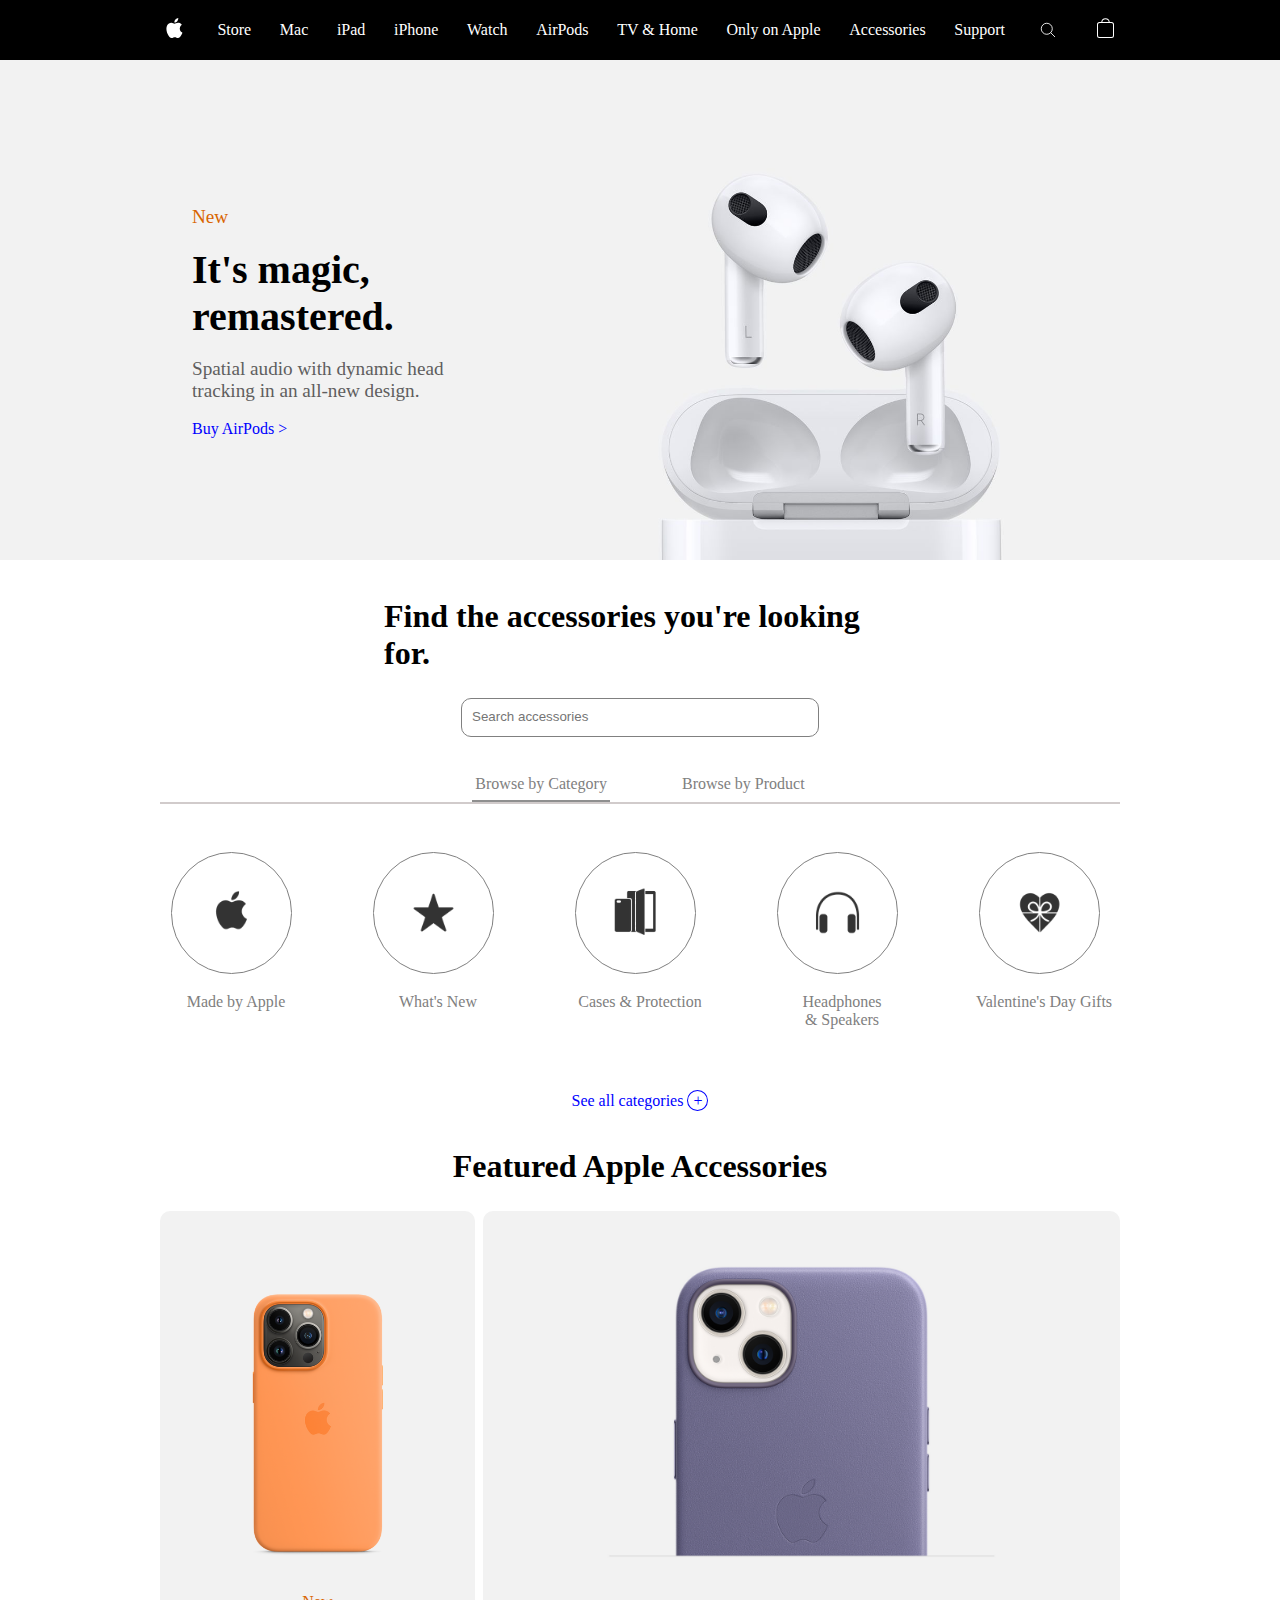
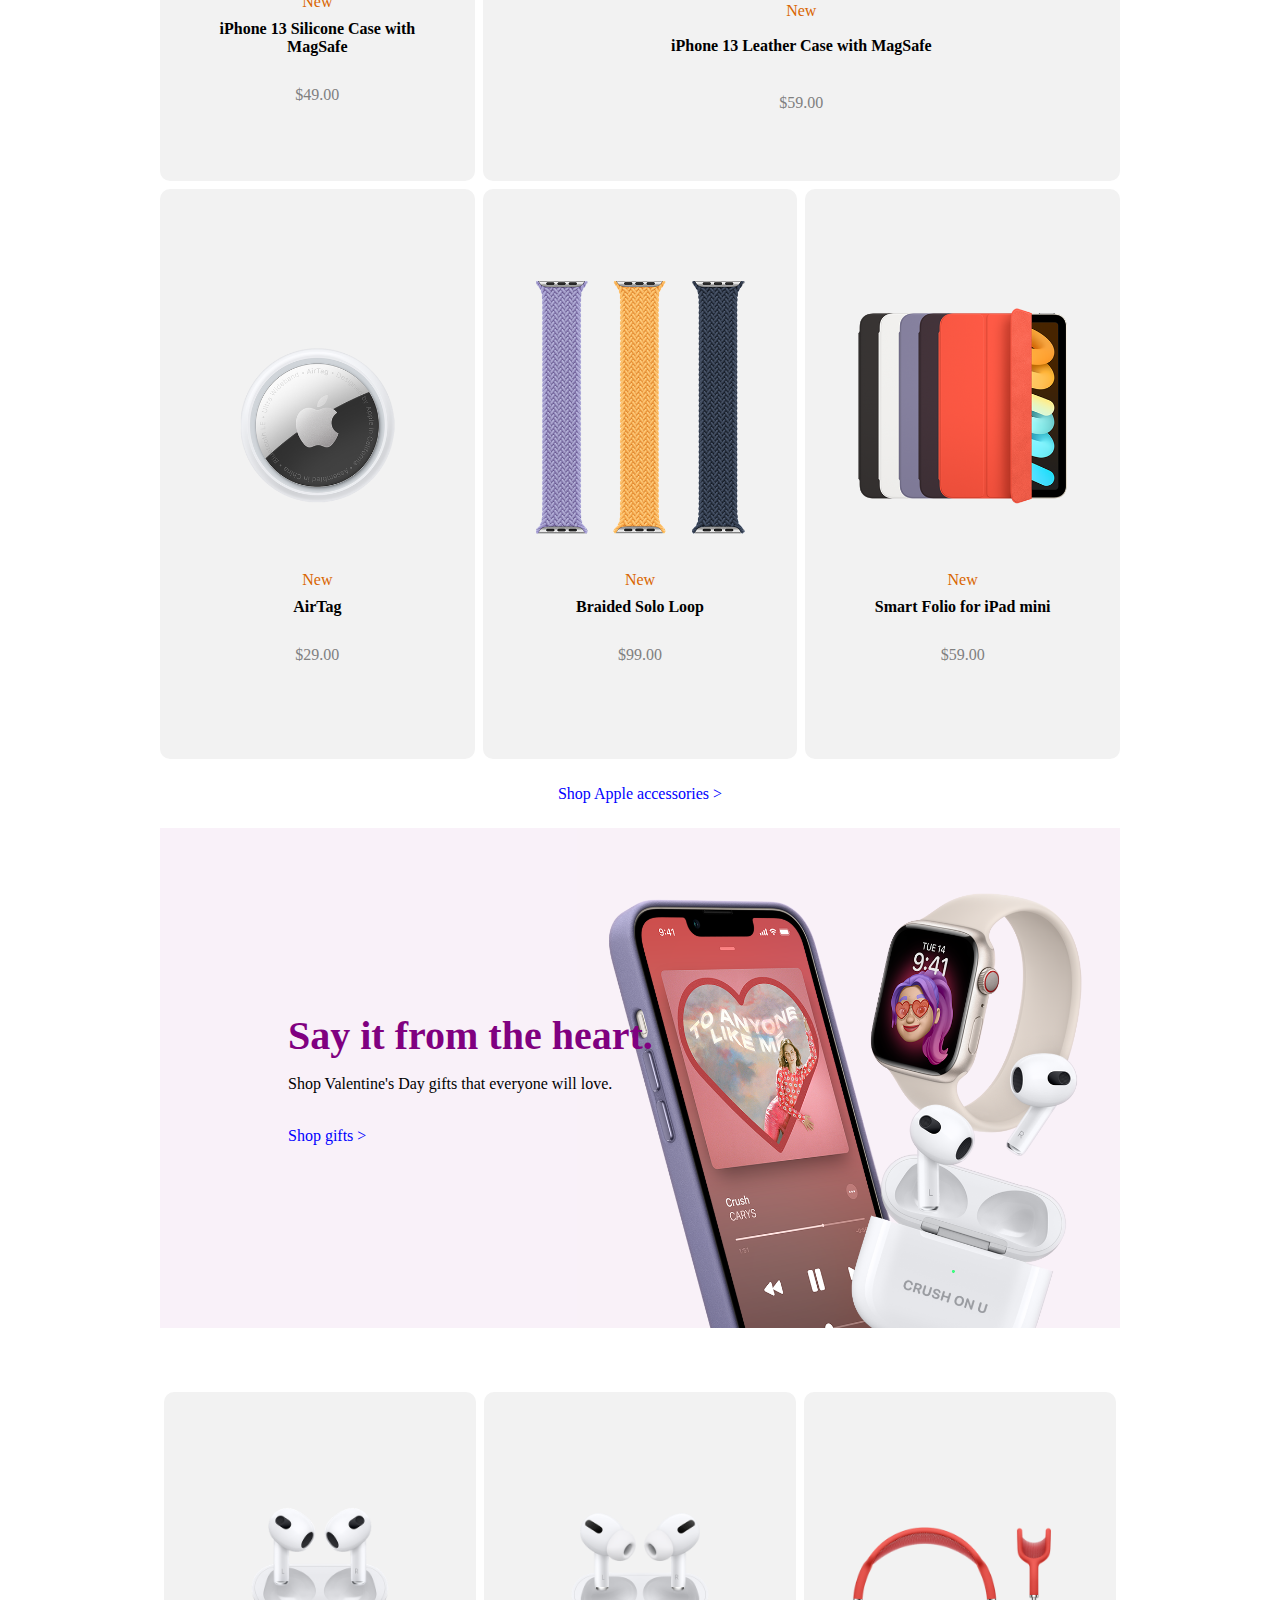
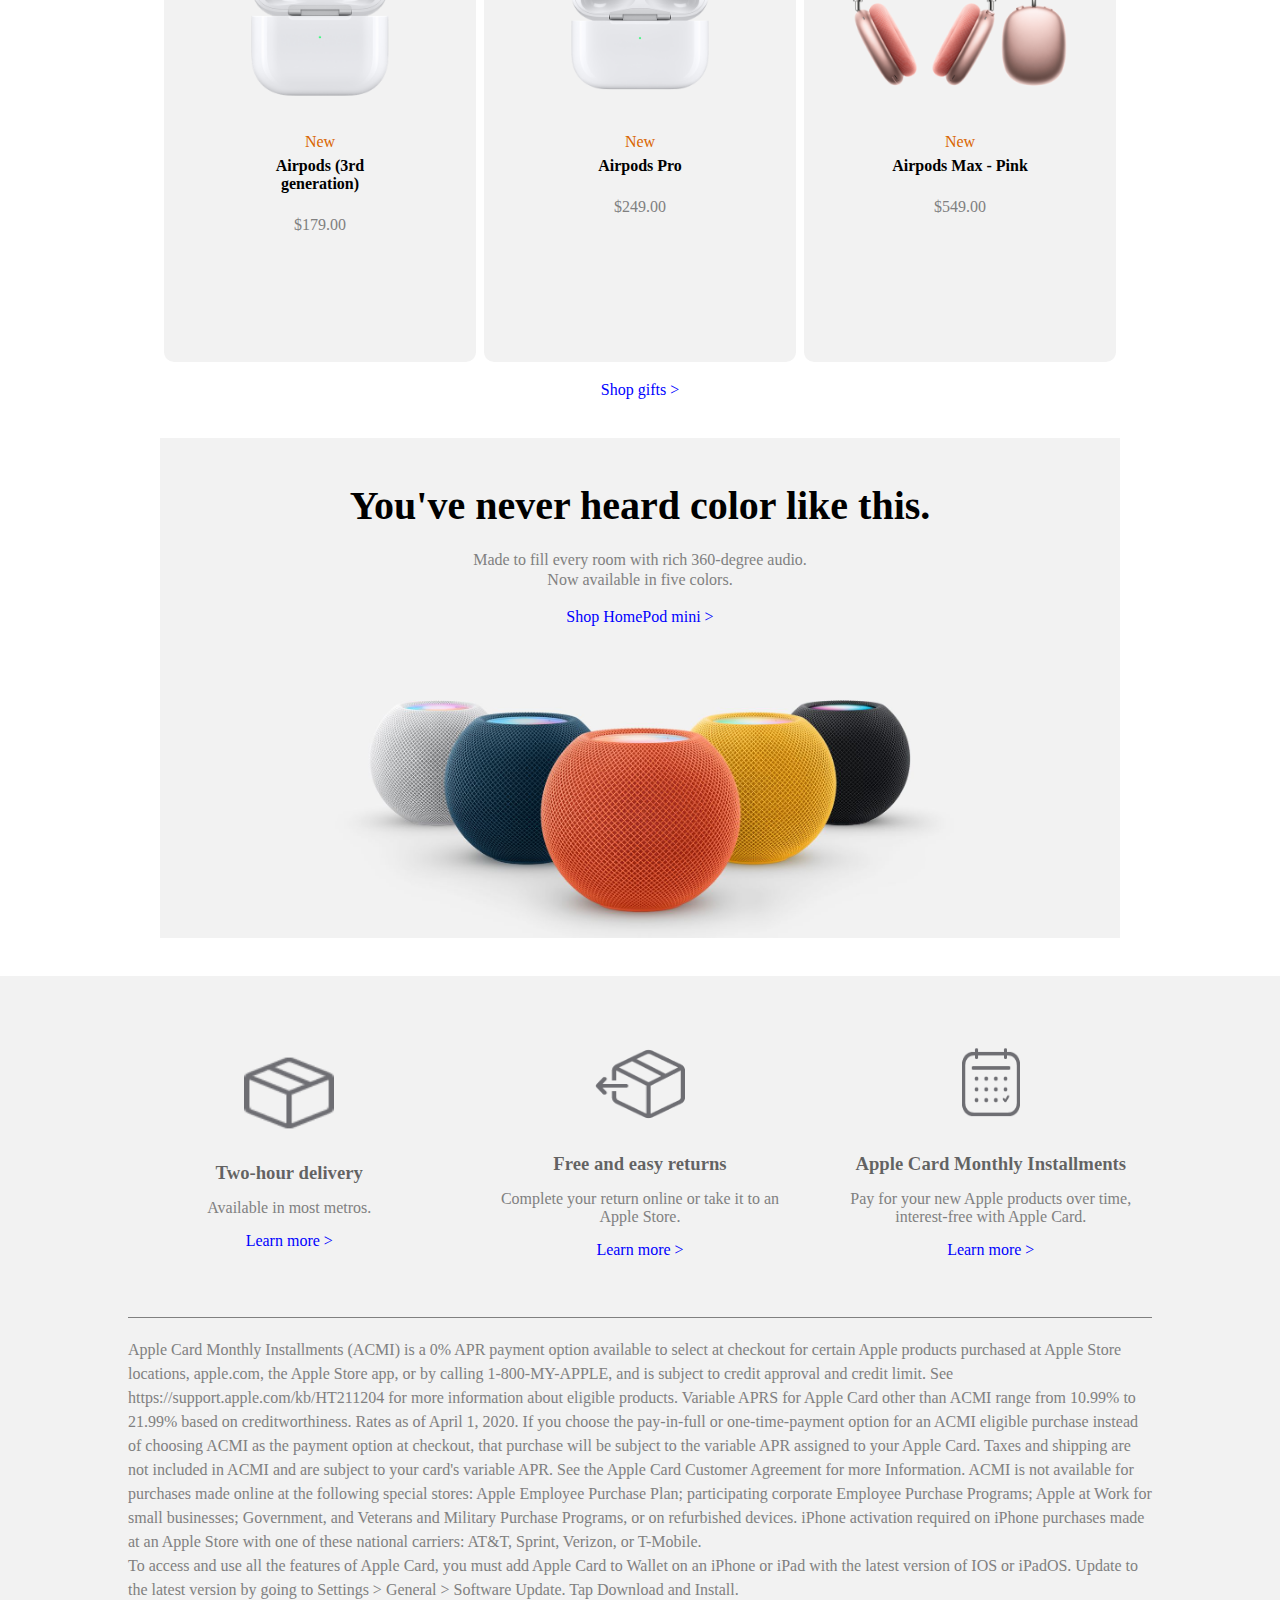
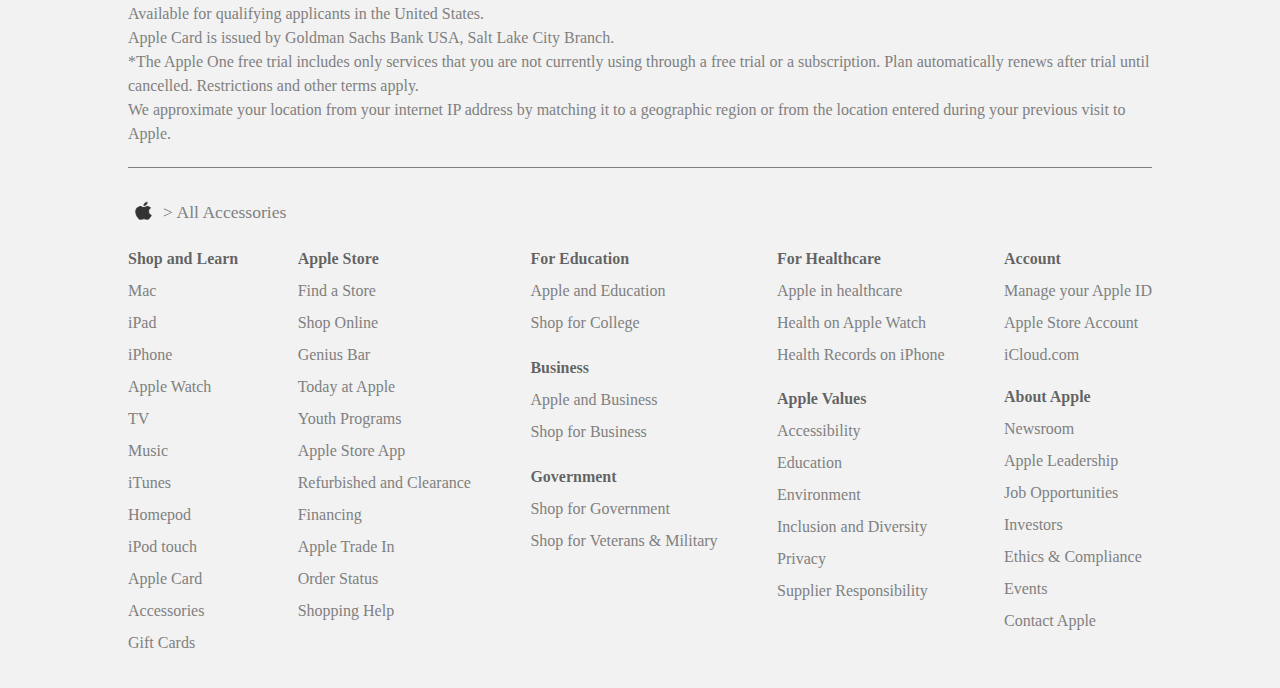
<file: accessories/accessories.html>
<!DOCTYPE html>
<html lang="en">
<head>
    <meta charset="UTF-8">
    <meta http-equiv="X-UA-Compatible" content="IE=edge">
    <meta name="viewport" content="width=device-width, initial-scale=1.0">
    <title>Accessories</title>
    <link rel="stylesheet" href="style.css">
</head>
<body>
    <header>
        <nav>
            <ul>
                <li class="logo nav-icon">
                    <img class="" src="./nav/apple_logo.svg" alt="">
                </li>
                <li>Store</li>
                <li>Mac</li>
                <li>iPad</li>
                <li>iPhone</li>
                <li>Watch</li>
                <li>AirPods</li>
                <li>TV & Home</li>
                <li>Only on Apple</li>
                <li>Accessories</li>
                <li>Support</li>
                <li class="search-icon nav-icon">
                    <img class="" src="./nav/search.svg" alt="">
                </li>
                <li class="bag-icon nav-icon">
                    <img class="" src="./nav/bag_logo.svg" alt="">
                </li>
            </ul>
        </nav>
    </header>

    <main>
        <section class="section1">
            <p class="new">New</p>
            <h1>It's magic, <br> remastered.</h1>
            <p>Spatial audio with dynamic head <br> 
                tracking in an all-new design.
            </p>
            <a class="links" href="#"> Buy AirPods ></a>

        </section>
        
        <section class="section2">
            <h1>Find the accessories you're looking for.</h1>
            <input type="text" placeholder="Search accessories">
        </section>

        <section class="section3">
            <div class="browse">
                <span class="span1">Browse by Category</span>
                <span>Browse by Product</span>
            </div>
            <div class="flex section3-div">
                <div class="logos">
                    <img src="./images/icon_apple.png" alt="">
                    <p>Made by Apple</p>
                </div>
                <div class="logos">
                    <img src="./images/category-icon-whats-new.png" alt="">
                    <p>What's New</p>
                </div>
                <div class="logos">
                    <img src="./images/icon-category-cases-protection.png" alt="">
                    <p>Cases & Protection</p>
                </div>
                <div class="logos">
                    <img src="./images/icon-category-audio-music.png" alt="">
                    <p>Headphones <br> & Speakers</p>
                </div>
                <div class="logos">
                    <img src="./images/category-icon-vday.png" alt="">
                    <p>Valentine's Day Gifts</p>
                </div>
            </div>
            <p class="categories">See all categories <span class="plus">+</span></p>
        </section>

        <section class="section4">
            <h1>Featured Apple Accessories</h1>
            <div class="grid-container">
                <div class="grid-items">
                    <img src="./images/featured_2.png" alt="">
                    <div class="description">
                        <p class="new">New</p>
                        <h4>iPhone 13 Silicone Case with MagSafe</h4>
                        <p class="price">$49.00</p>
                    </div>
                </div>
                <div class="grid-items grid-item2">
                    <img src="./images/featured_1.png" alt="">
                    <div class="description">
                        <p class="new">New</p>
                        <h4>iPhone 13 Leather Case with MagSafe</h4>
                        <p class="price">$59.00</p>
                    </div>
                </div>
                <div class="grid-items">
                    <img src="./images/featured_3.png" alt="">
                    <div class="description">
                        <p class="new">New</p>
                        <h4>AirTag</h4>
                        <p class="price">$29.00</p>
                    </div>
                </div>
                <div class="grid-items">
                    <img src="./images/featured_4.png" alt="">
                    <div class="description">
                        <p class="new">New</p>
                        <h4>Braided Solo Loop</h4>
                        <p class="price">$99.00</p>
                    </div>
                </div>
                <div class="grid-items">
                    <img src="./images/featured_5.png" alt="">
                    <div class="description">
                        <p class="new">New</p>
                        <h4>Smart Folio for iPad mini</h4>
                        <p class="price">$59.00</p>
                    </div>
                </div>
            </div>
            <a class="links middle-links" href="#"> Shop Apple accessories > </a>

        </section>

        <section class="section5">
            <h1>Say it from the heart.</h1>
            <p>Shop Valentine's Day gifts that everyone will love.</p>
            <a class="links" href="#"> Shop gifts ></a>

        </section>

        <section class="section6">
            <div class="flex">
                <div class="section6-div">
                    <img src="./images/featured_6.png" alt="">
                    <div class="description">
                            <p class="new">New</p>
                            <h4>Airpods (3rd generation)</h4>
                            <p class="price">$179.00</p>
                        </div>
                </div>
                <div class="section6-div">
                    <img src="./images/featured_7.png" alt="">
                    <div class="description">
                            <p class="new">New</p>
                            <h4>Airpods Pro</h4>
                            <p class="price">$249.00</p>
                        </div>
                </div>
                <div class="section6-div">
                    <img src="./images/airpods-max-select-pink.png" alt="">
                    <div class="description">
                            <p class="new">New</p>
                            <h4>Airpods Max - Pink</h4>
                            <p class="price">$549.00</p>
                        </div>
                </div>
            </div>
            <a class="links middle-links" href="#"> Shop gifts > </a>

        </section>
        <section class="section7">
            <h1>You've never heard color like this.</h1>
            <p>Made to fill every room with rich 360-degree audio.</p>
            <p>Now available in five colors.</p>
            <a class="links middle-links" href="#"> Shop HomePod mini > </a>

        </section>

    </main>


    <footer class="flex">
            <div class="flex footer">
                <div class="footer-div">
                    <img src="./images/icon-delivery.png" alt="">
                    <h3>Two-hour delivery</h3>
                    <p>Available in most metros.</p>
                    <a class="links" href="#"> Learn more ></a>
                    
                </div>
                <div class="footer-div">
                    <img src="./images/icon-return.png" alt="">
                    <h3>Free and easy returns</h3>
                    <p>Complete your return online or take it to an Apple Store.</p>
                    <a class="links" href="#"> Learn more ></a>
                    
                </div>
                <div class="footer-div">
                    <img src="./images/acmi.png" alt="">
                    <h3>Apple Card Monthly Installments</h3>
                    <p>Pay for your new Apple products over time, interest-free with Apple Card.</p>
                    <a class="links" href="#"> Learn more ></a>
                    
                </div>
            </div>

            <div class="long-text">
                <p>
                    Apple Card Monthly Installments (ACMI) is a 0% APR payment option available to select 
                    at checkout for certain Apple products purchased at Apple Store locations, apple.com, 
                    the Apple Store app, or by calling 1-800-MY-APPLE, and is subject to credit approval 
                    and credit limit. See https://support.apple.com/kb/HT211204 for more information about 
                    eligible products. Variable APRS for Apple Card other than ACMI range from 10.99% to 
                    21.99% based on creditworthiness. Rates as of April 1, 2020. If you choose the pay-in-full 
                    or one-time-payment option for an ACMI eligible purchase instead of choosing ACMI as 
                    the payment option at checkout, that purchase will be subject to the variable APR assigned 
                    to your Apple Card. Taxes and shipping are not included in ACMI and are subject to your 
                    card's variable APR. See the Apple Card Customer Agreement for more Information. ACMI 
                    is not available for purchases made online at the following special stores: Apple Employee 
                    Purchase Plan; participating corporate Employee Purchase Programs; Apple at Work for small 
                    businesses; Government, and Veterans and Military Purchase Programs, or on refurbished devices. 
                    iPhone activation required on iPhone purchases made at an Apple Store with one of these national 
                    carriers: AT&T, Sprint, Verizon, or T-Mobile. <br>

                    To access and use all the features of Apple Card, you must add Apple Card to Wallet on an 
                    iPhone or iPad with the latest version of IOS or iPadOS. Update to the latest version by 
                    going to Settings > General > Software Update. Tap Download and Install. <br>

                    Available for qualifying applicants in the United States. <br>

                    Apple Card is issued by Goldman Sachs Bank USA, Salt Lake City Branch. <br>

                    *The Apple One free trial includes only services that you are not currently using through a 
                    free trial or a subscription. Plan automatically renews after trial until cancelled. Restrictions 
                    and other terms apply. <br>

                    We approximate your location from your internet IP address by matching it to a geographic region 
                    or from the location entered during your previous visit to Apple.
                </p>
            </div>


            <div class="flex all-accessories">
                <p> <img class="apple" src="./images/icon_apple.png" alt=""> > All Accessories</p>
                <div class="flex footer-list">
                    <ul class="col">
                        <li class="bold">Shop and Learn</li>
                        <li>Mac</li>
                        <li>iPad</li>
                        <li>iPhone</li>
                        <li>Apple Watch</li>
                        <li>TV</li>
                        <li>Music</li>
                        <li>iTunes</li>
                        <li>Homepod</li>
                        <li>iPod touch</li>
                        <li>Apple Card</li>
                        <li>Accessories</li>
                        <li>Gift Cards</li>
                    </ul>

                    <ul class="col">
                        <li class="bold">Apple Store</li>
                        <li>Find a Store</li>
                        <li>Shop Online</li>
                        <li>Genius Bar</li>
                        <li>Today at Apple</li>
                        <li>Youth Programs</li>
                        <li>Apple Store App</li>
                        <li>Refurbished and Clearance</li>
                        <li>Financing</li>
                        <li>Apple Trade In</li>
                        <li>Order Status</li>
                        <li>Shopping Help</li>
                    </ul>

                    <div class="col">
                        <ul>
                            <li class="bold">For Education</li>
                            <li>Apple and Education</li>
                            <li>Shop for College</li>
                        </ul>
                        <ul>
                            <li class="bold col2">Business</li>
                            <li>Apple and Business</li>
                            <li>Shop for Business</li>
                        </ul>
                        <ul>
                            <li class="bold col2">Government</li>
                            <li>Shop for Government</li>
                            <li>Shop for Veterans & Military</li>
                        </ul>
                    </div>

                    <div class="col">
                        <ul>
                            <li class="bold">For Healthcare</li>
                            <li>Apple in healthcare</li>
                            <li>Health on Apple Watch</li>
                            <li>Health Records on iPhone</li>

                        </ul>
                        <ul>
                            <li class="bold col2">Apple Values</li>
                            <li>Accessibility</li>
                            <li>Education</li>
                            <li>Environment</li>
                            <li>Inclusion and Diversity</li>
                            <li>Privacy</li>
                            <li>Supplier Responsibility</li>
                        </ul>
                    </div>

                    <div class="col">
                        <ul>
                            <li class="bold">Account</li>
                            <li>Manage your Apple ID</li>
                            <li>Apple Store Account</li>
                            <li>iCloud.com</li>
                    
                        </ul>
                        <ul>
                            <li class="bold col2">About Apple</li>
                            <li>Newsroom</li>
                            <li>Apple Leadership</li>
                            <li>Job Opportunities</li>
                            <li>Investors</li>
                            <li>Ethics & Compliance</li>
                            <li>Events</li>
                            <li>Contact Apple</li>
                        </ul>
                    </div>
                </div>
            </div>
    </footer>


</body>
</html>
</file>
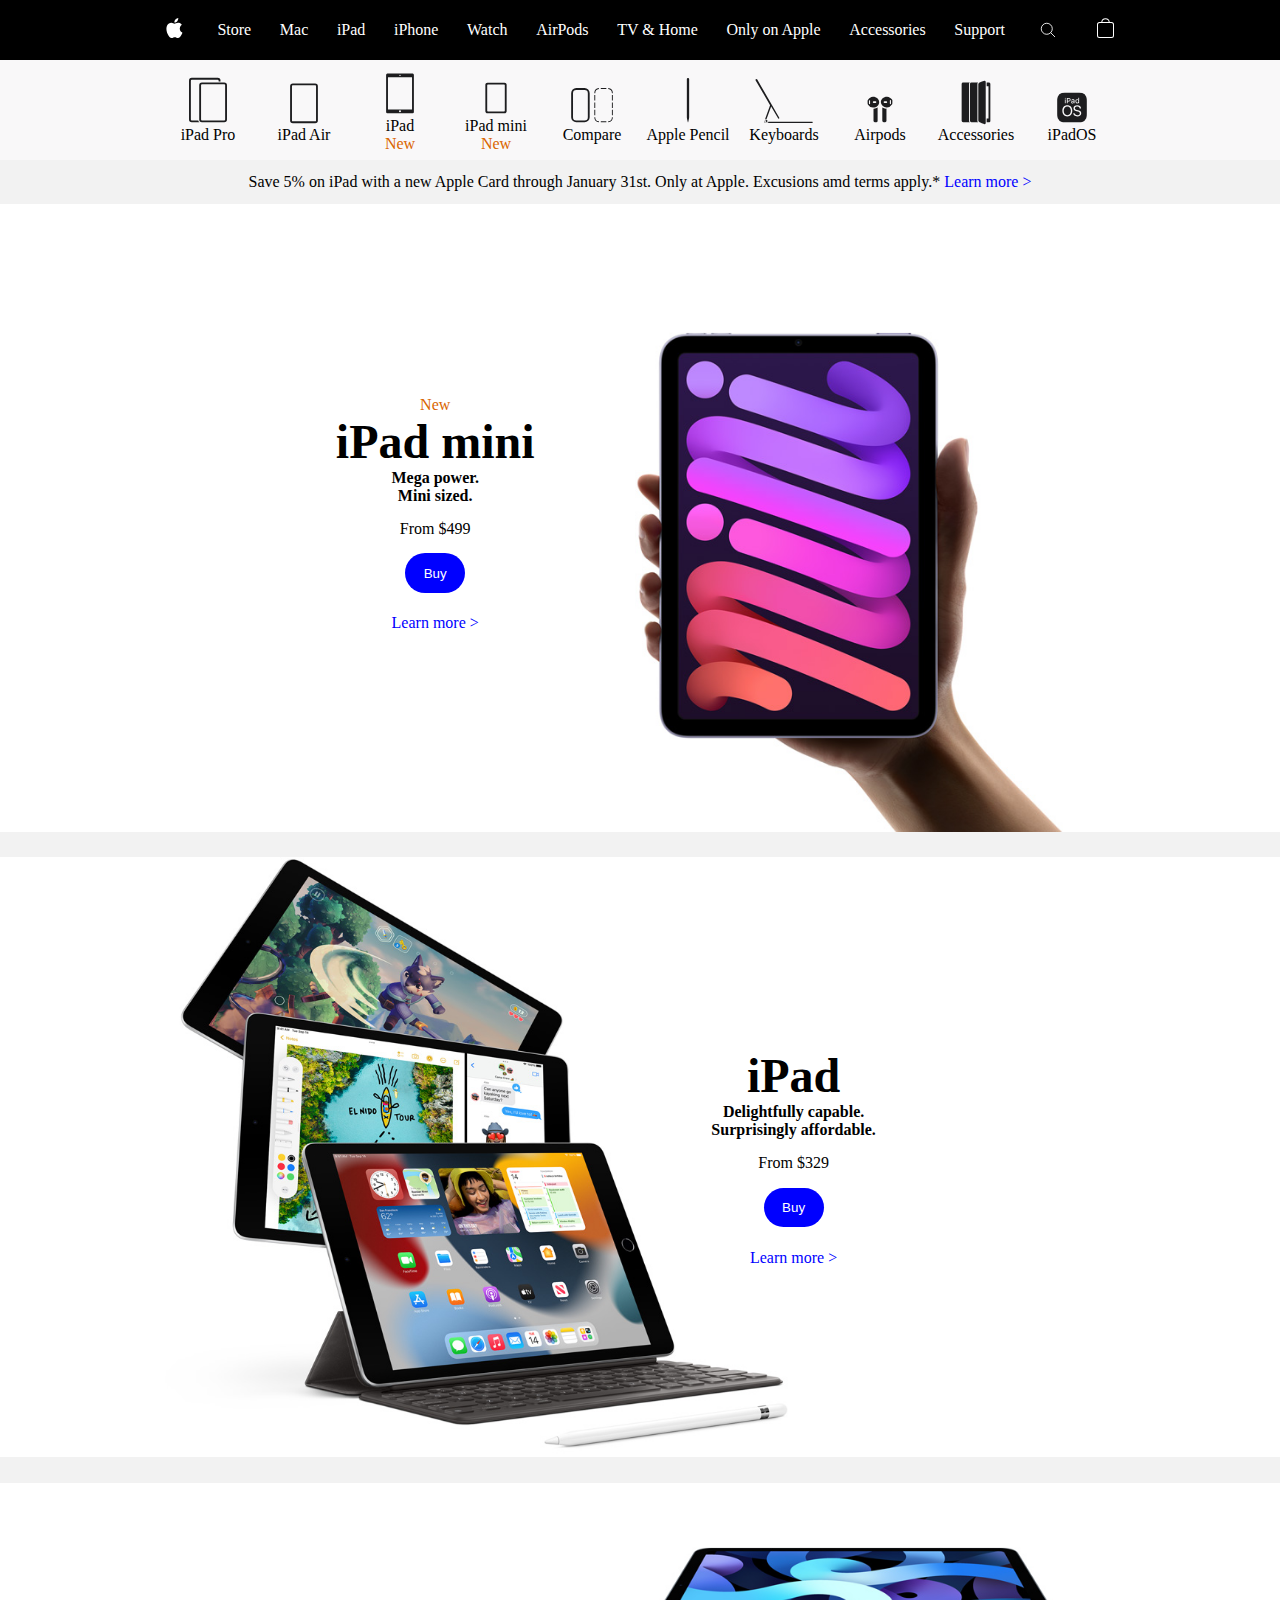
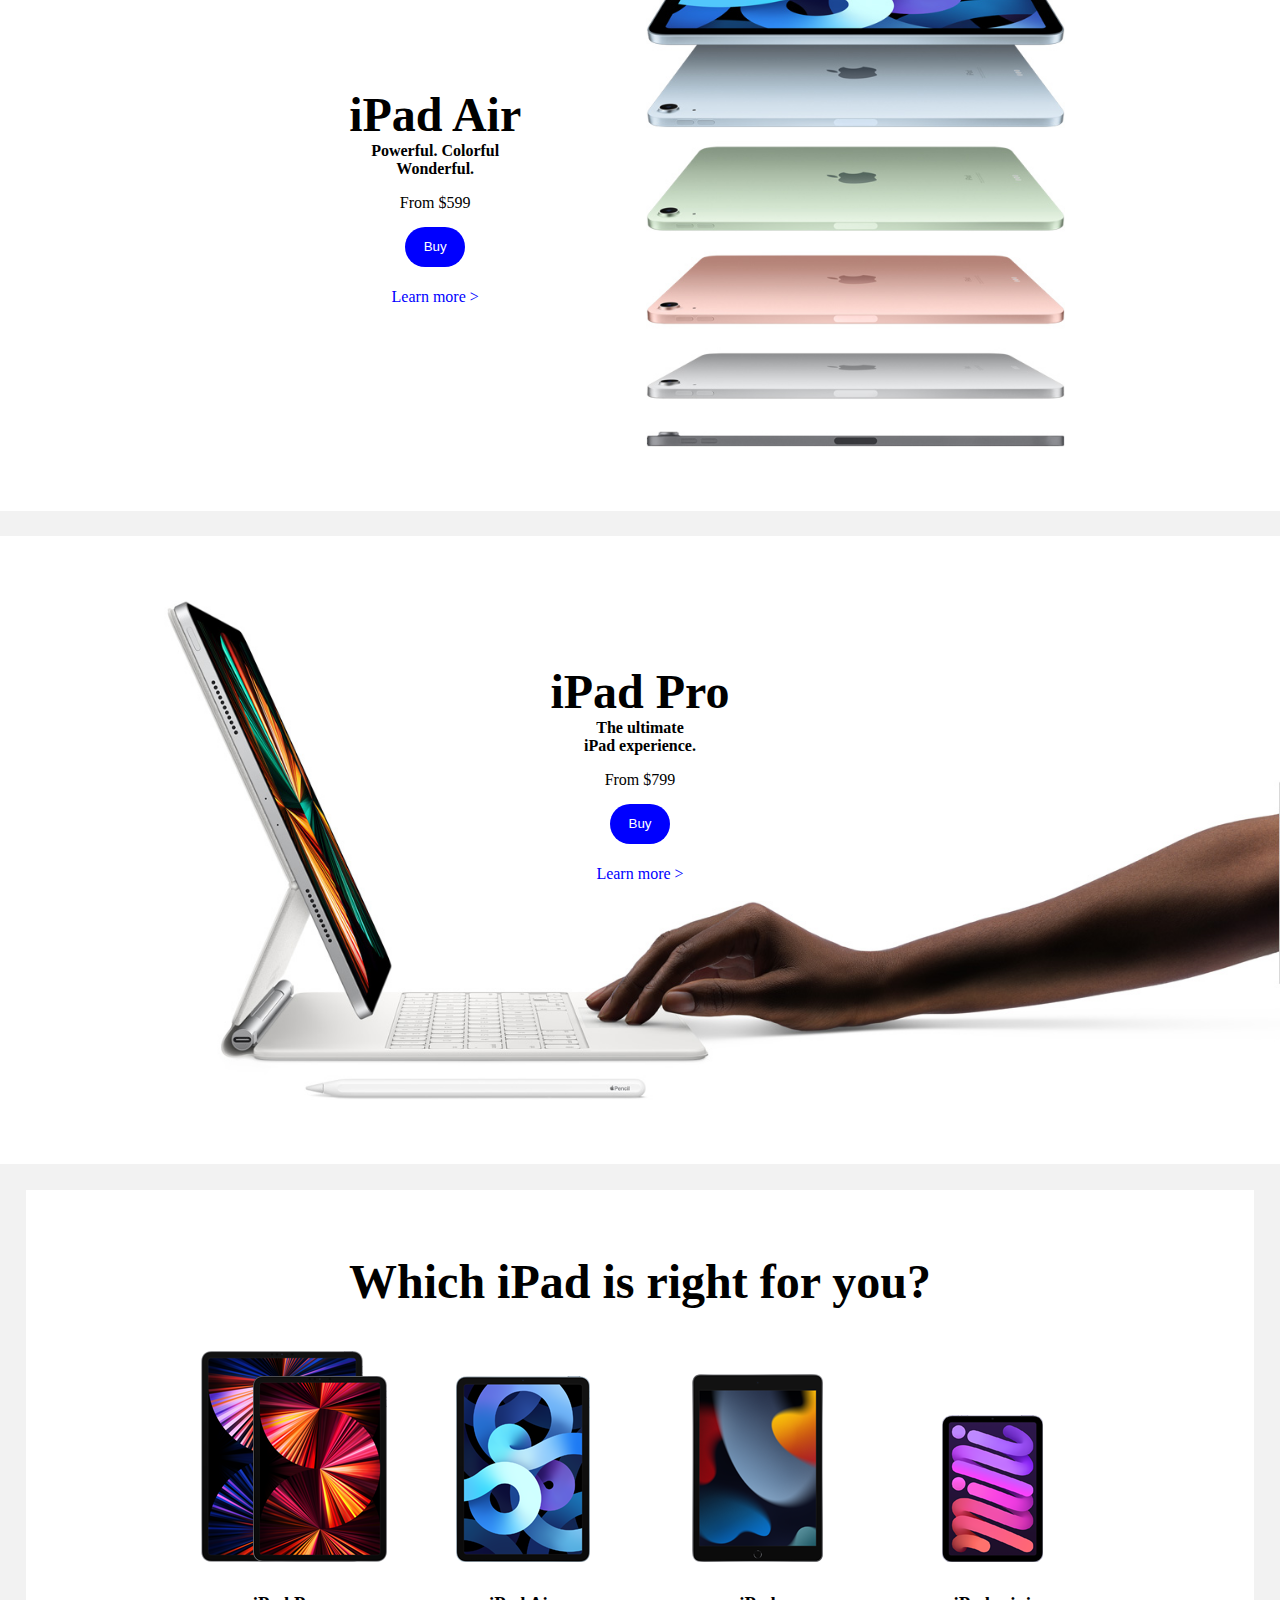
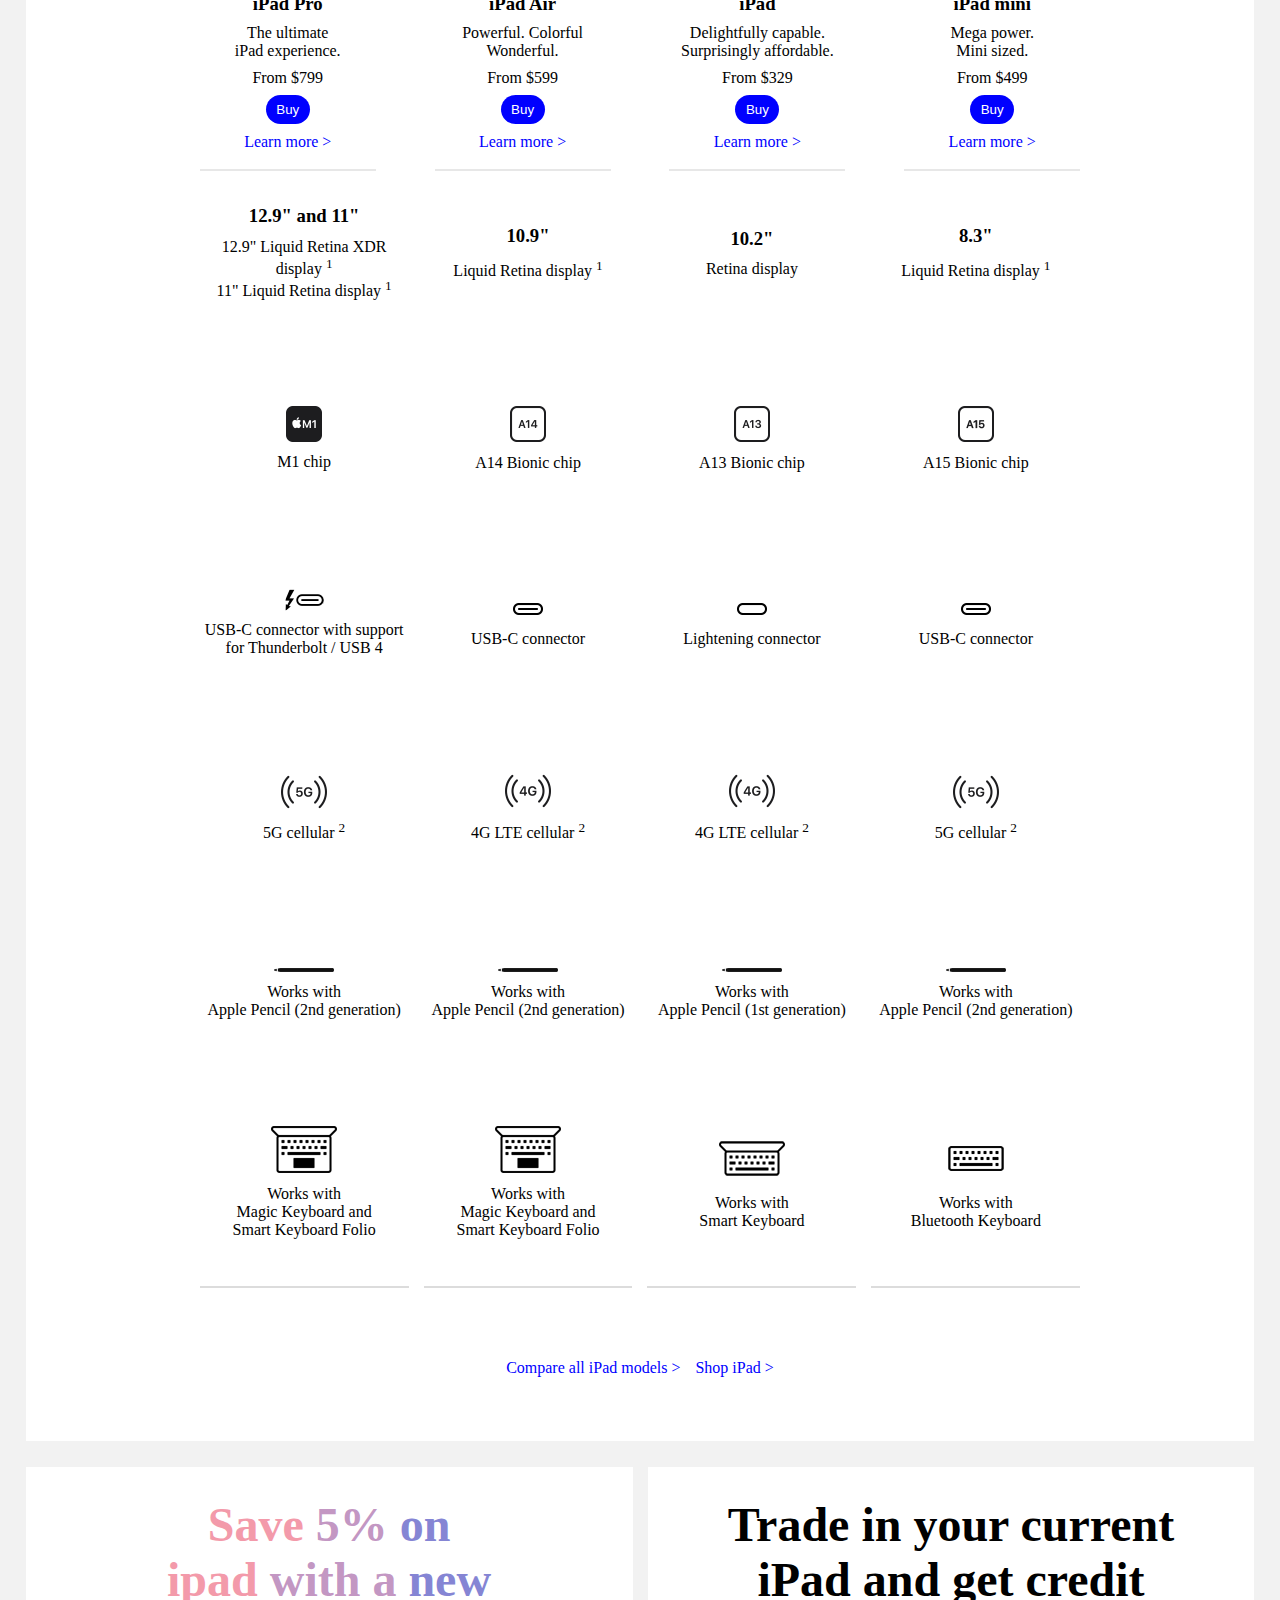
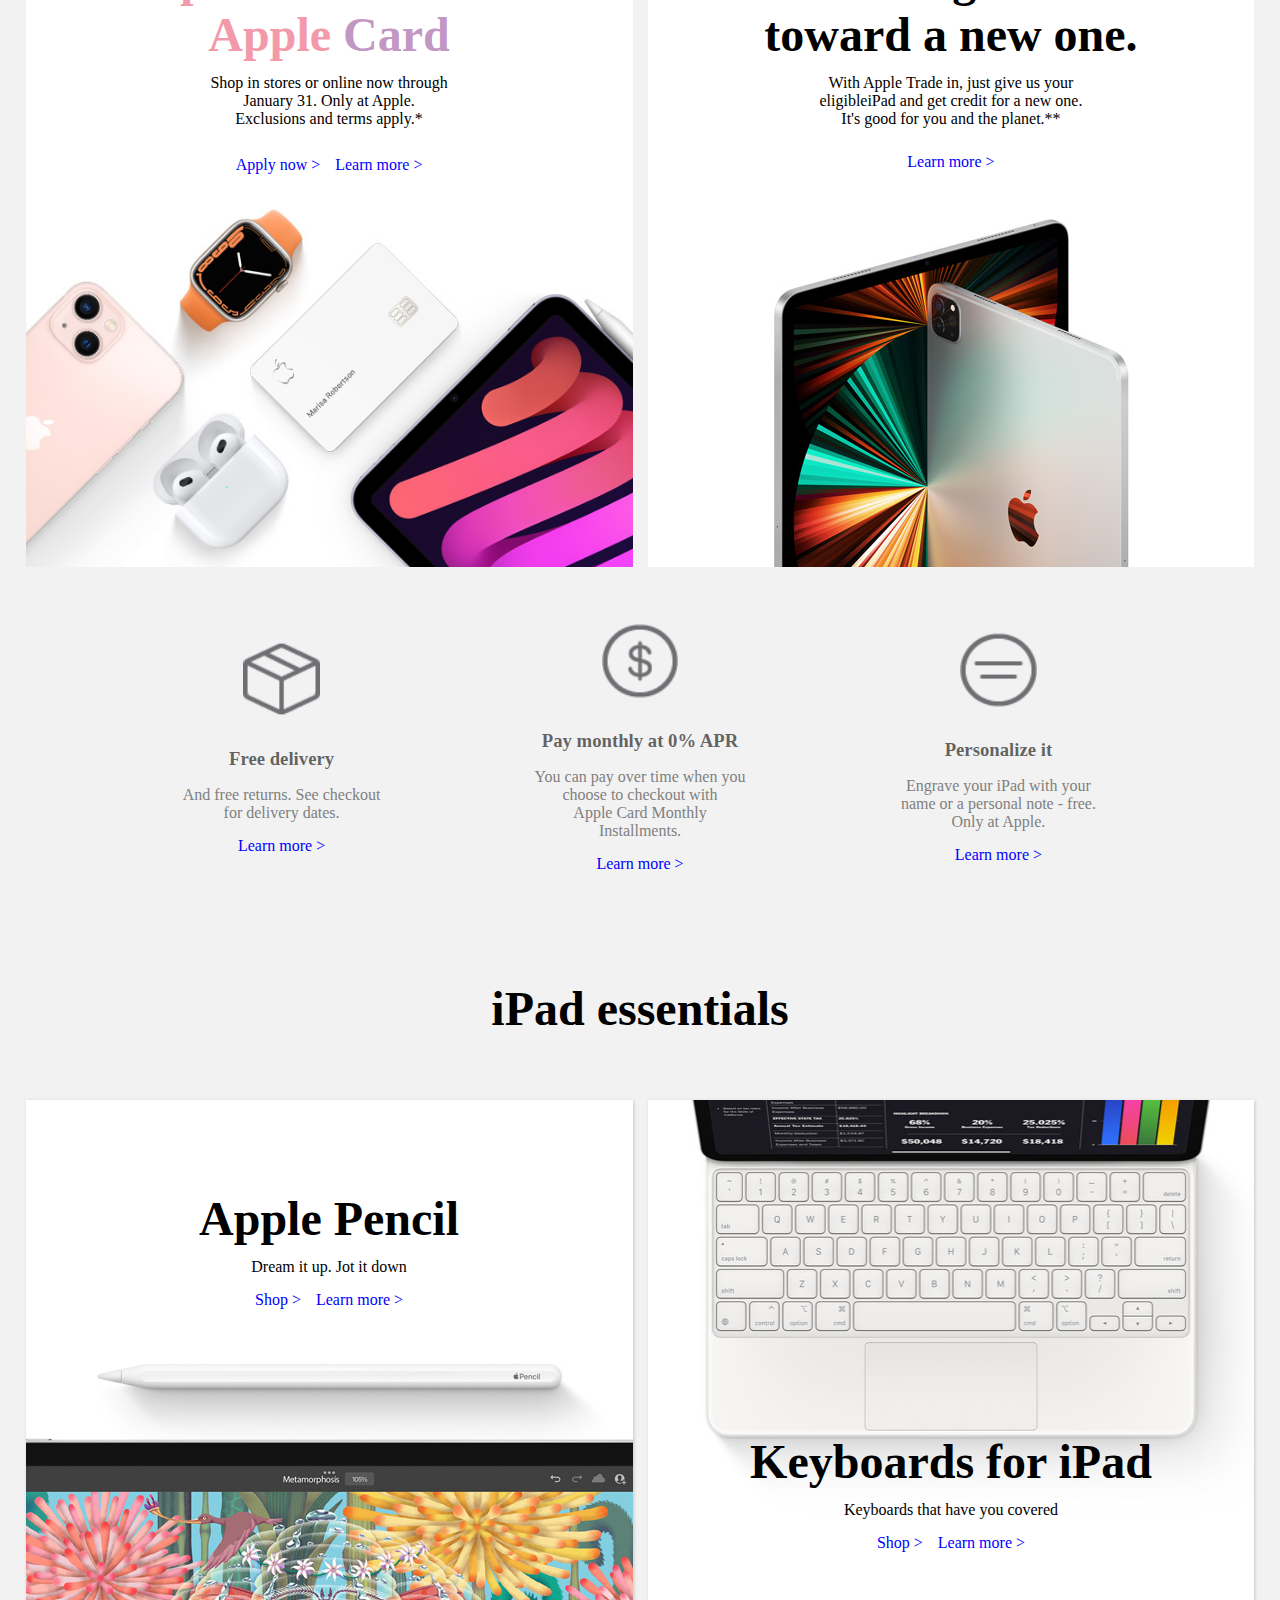
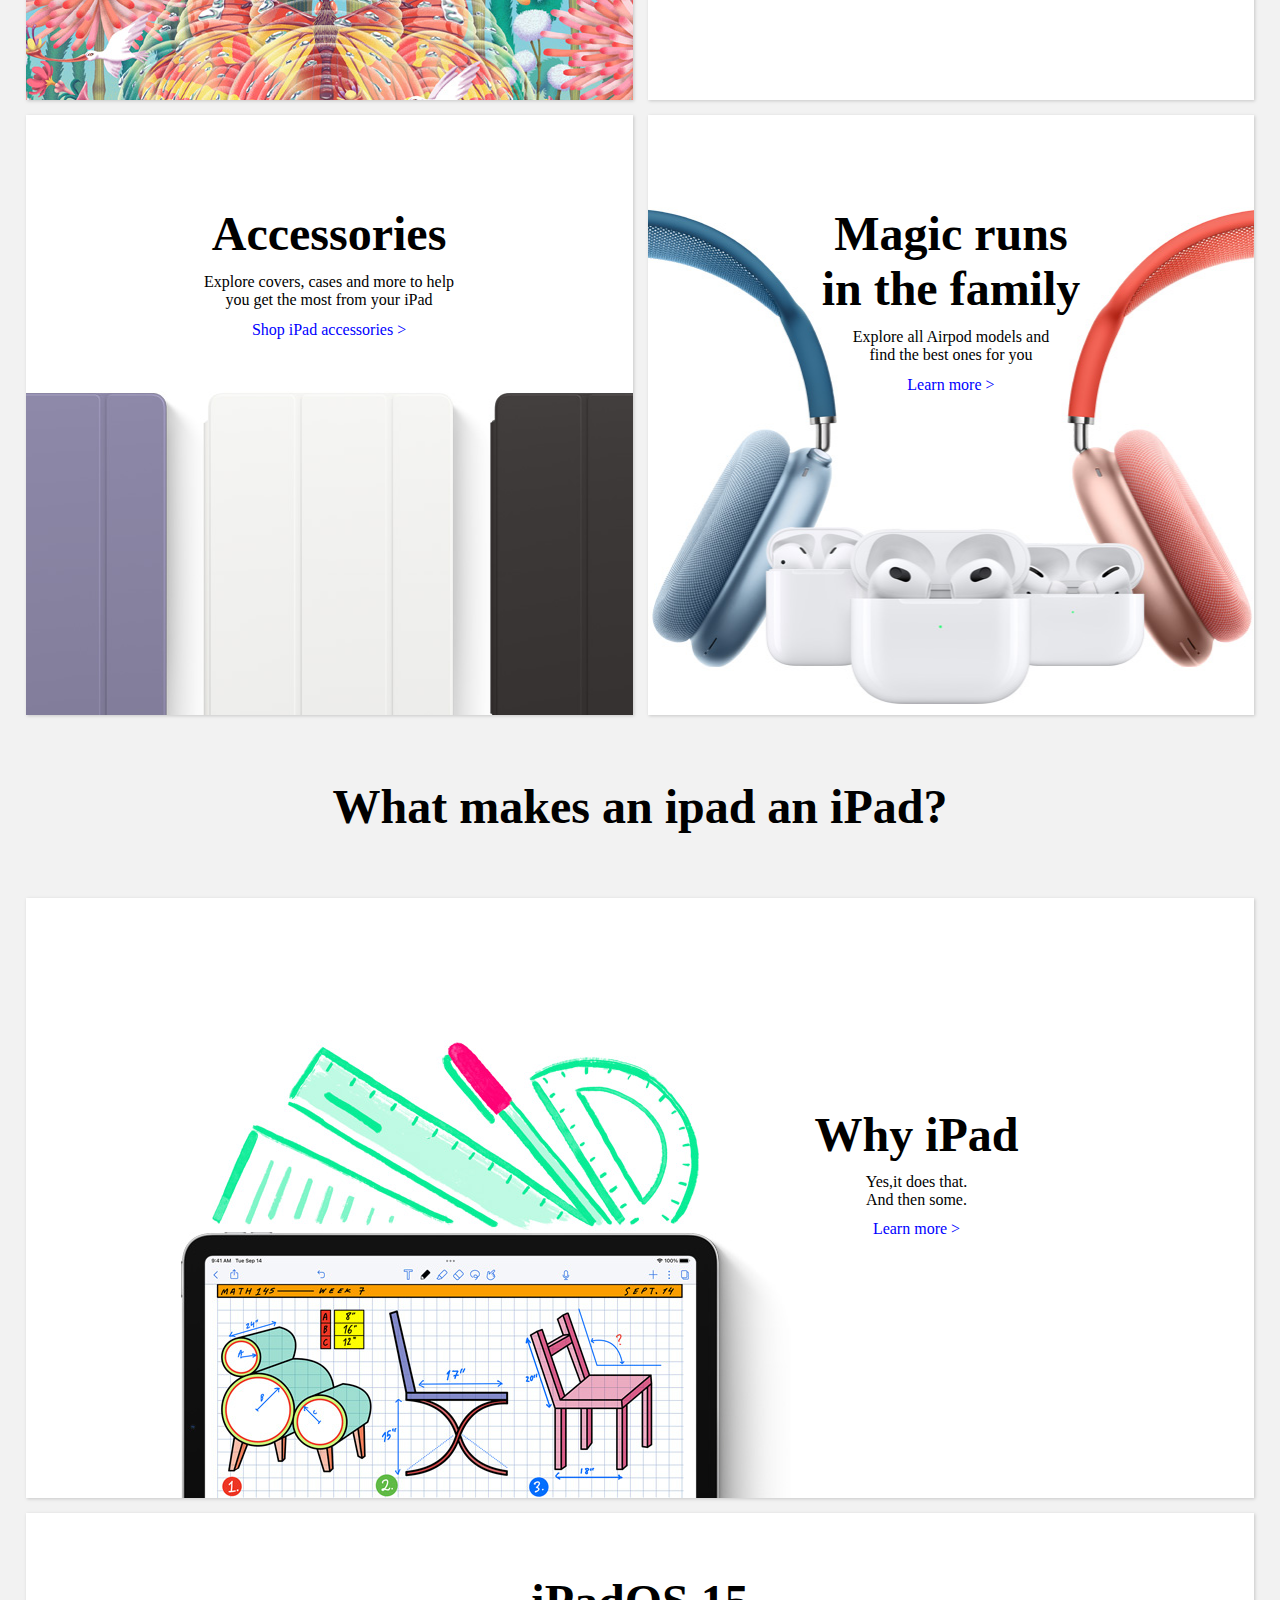
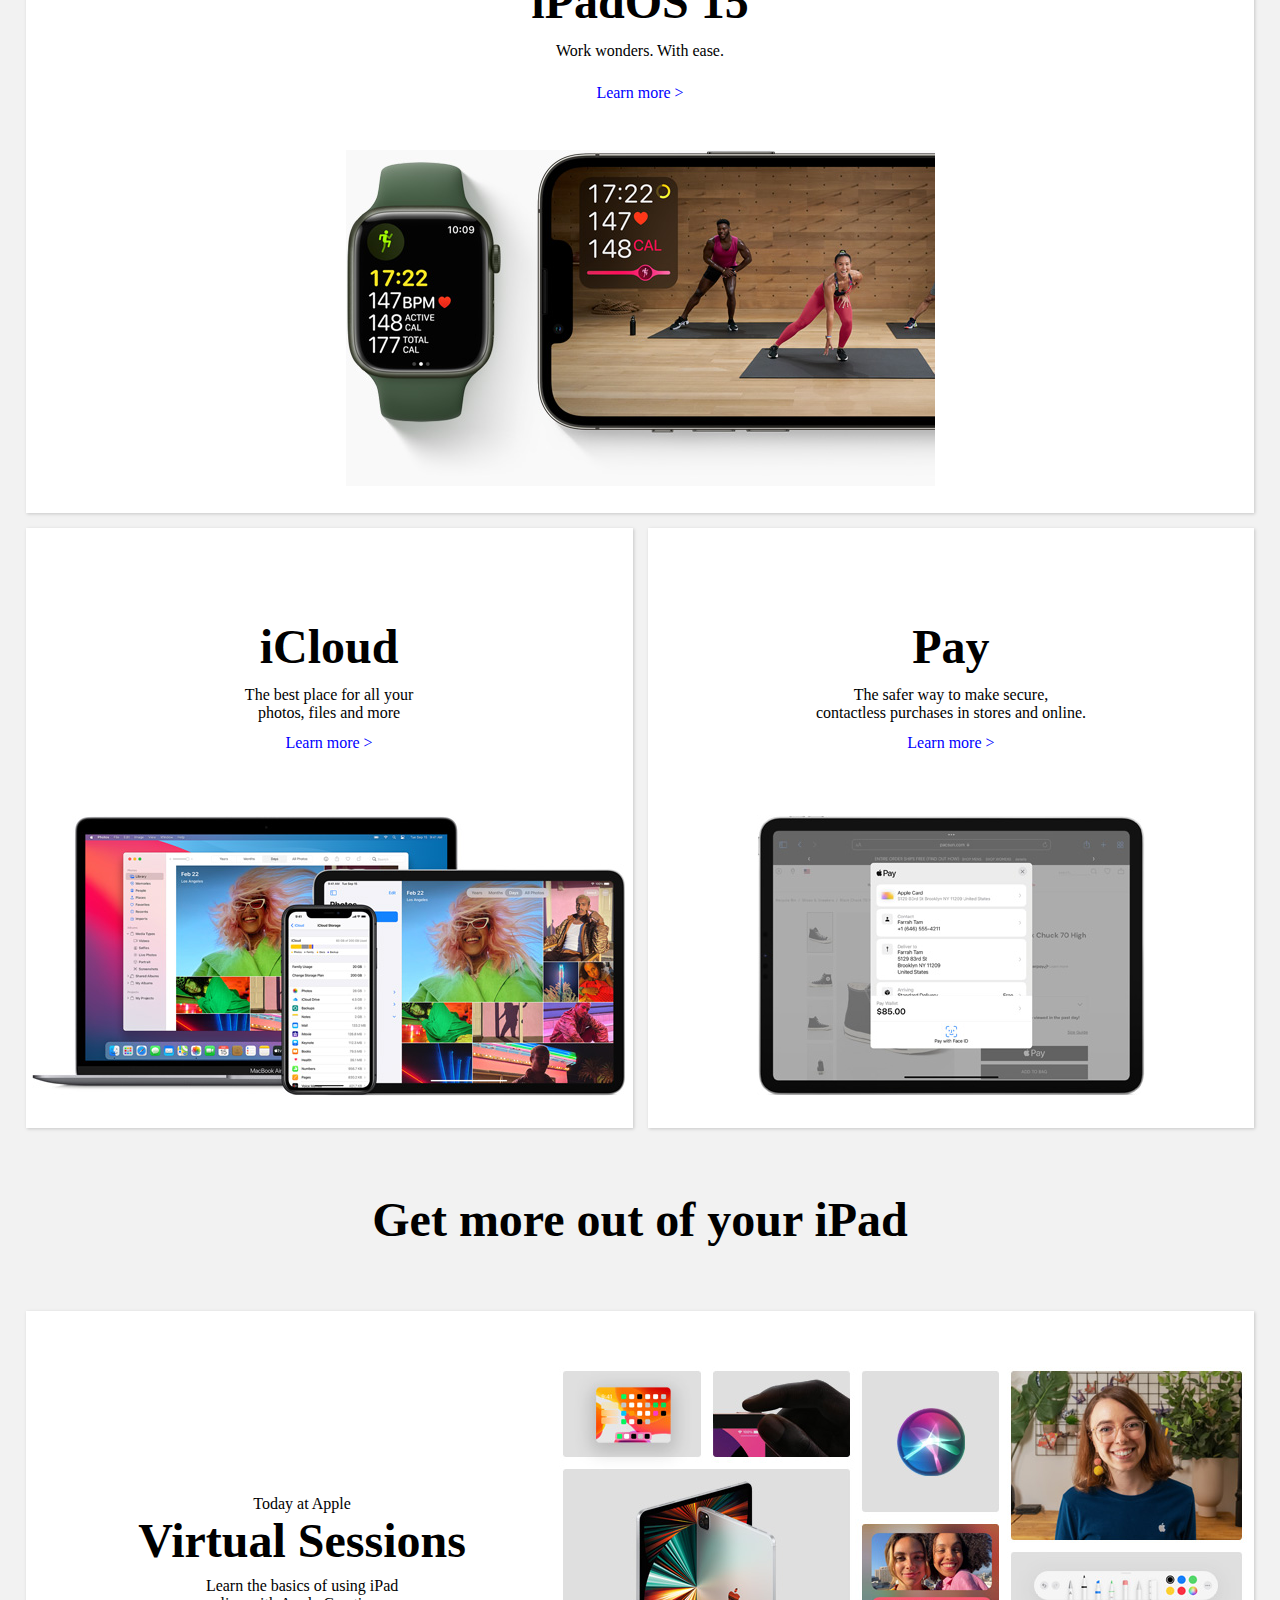
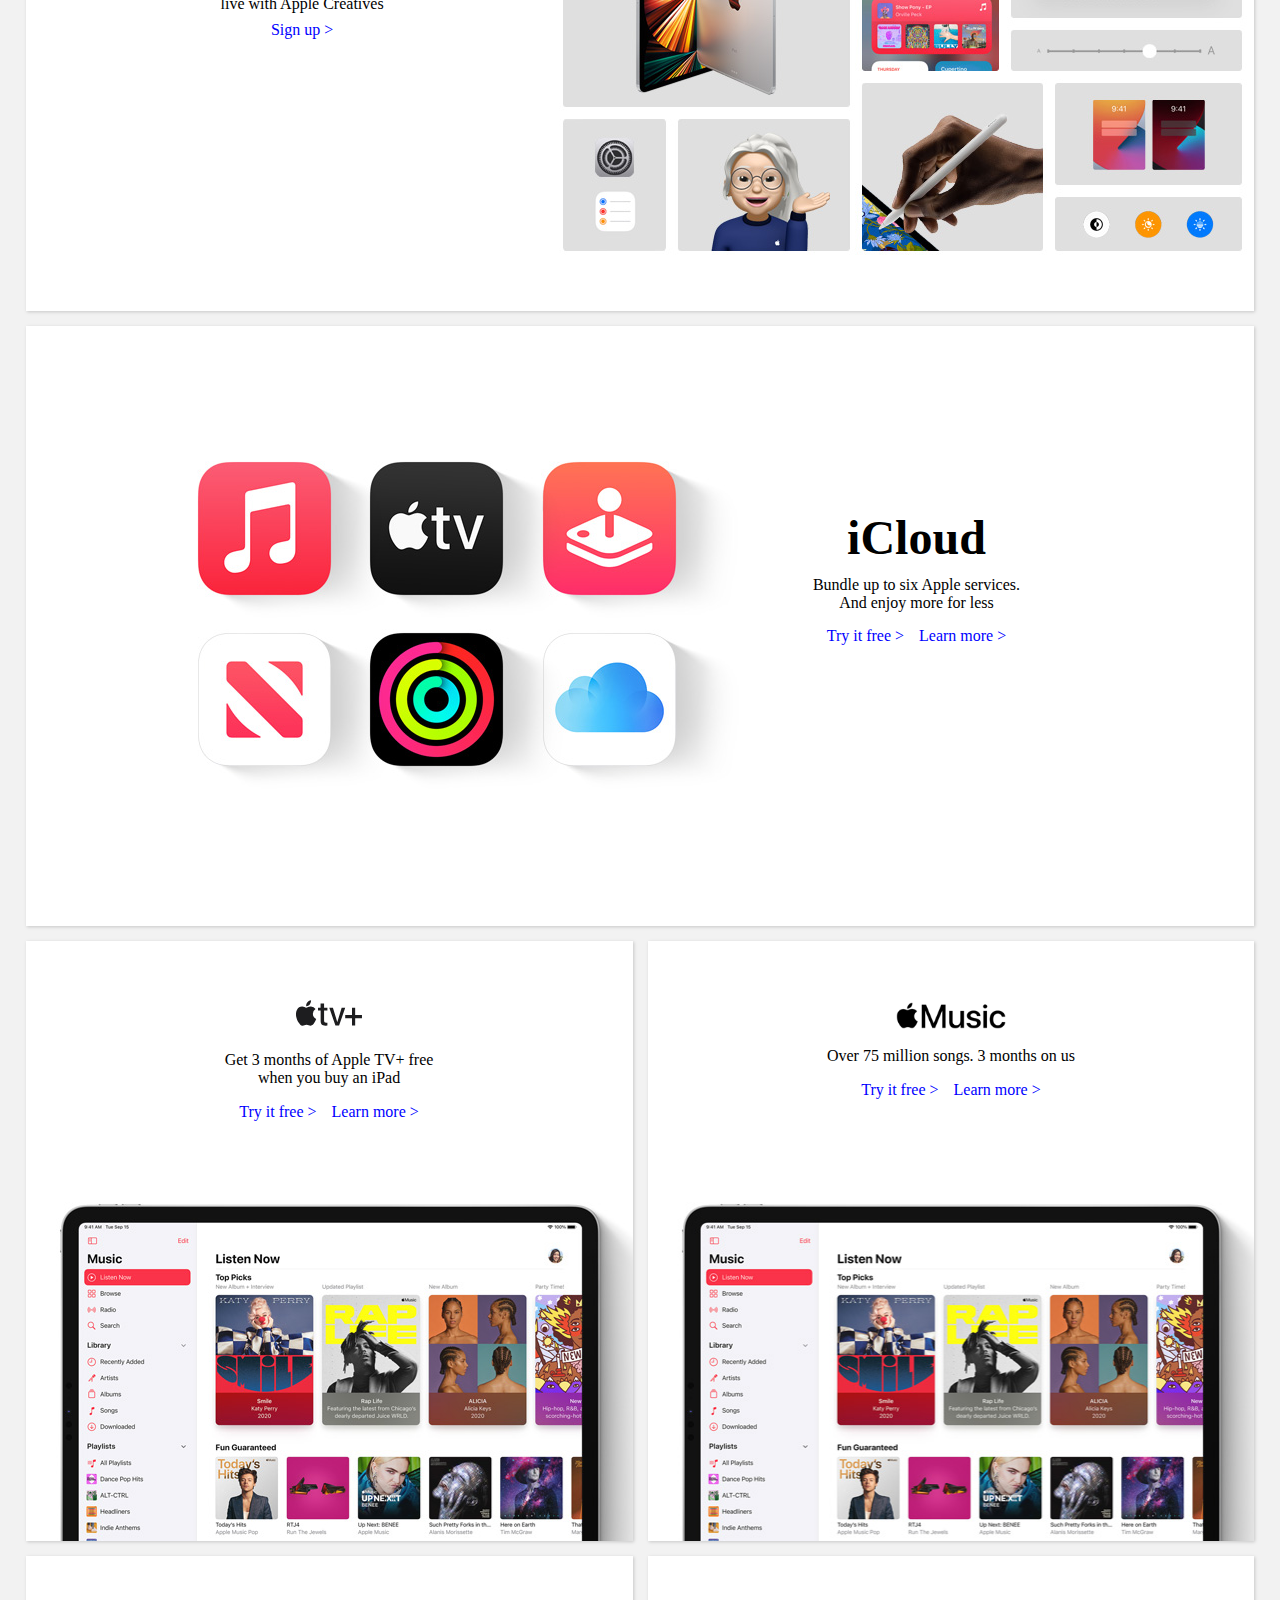
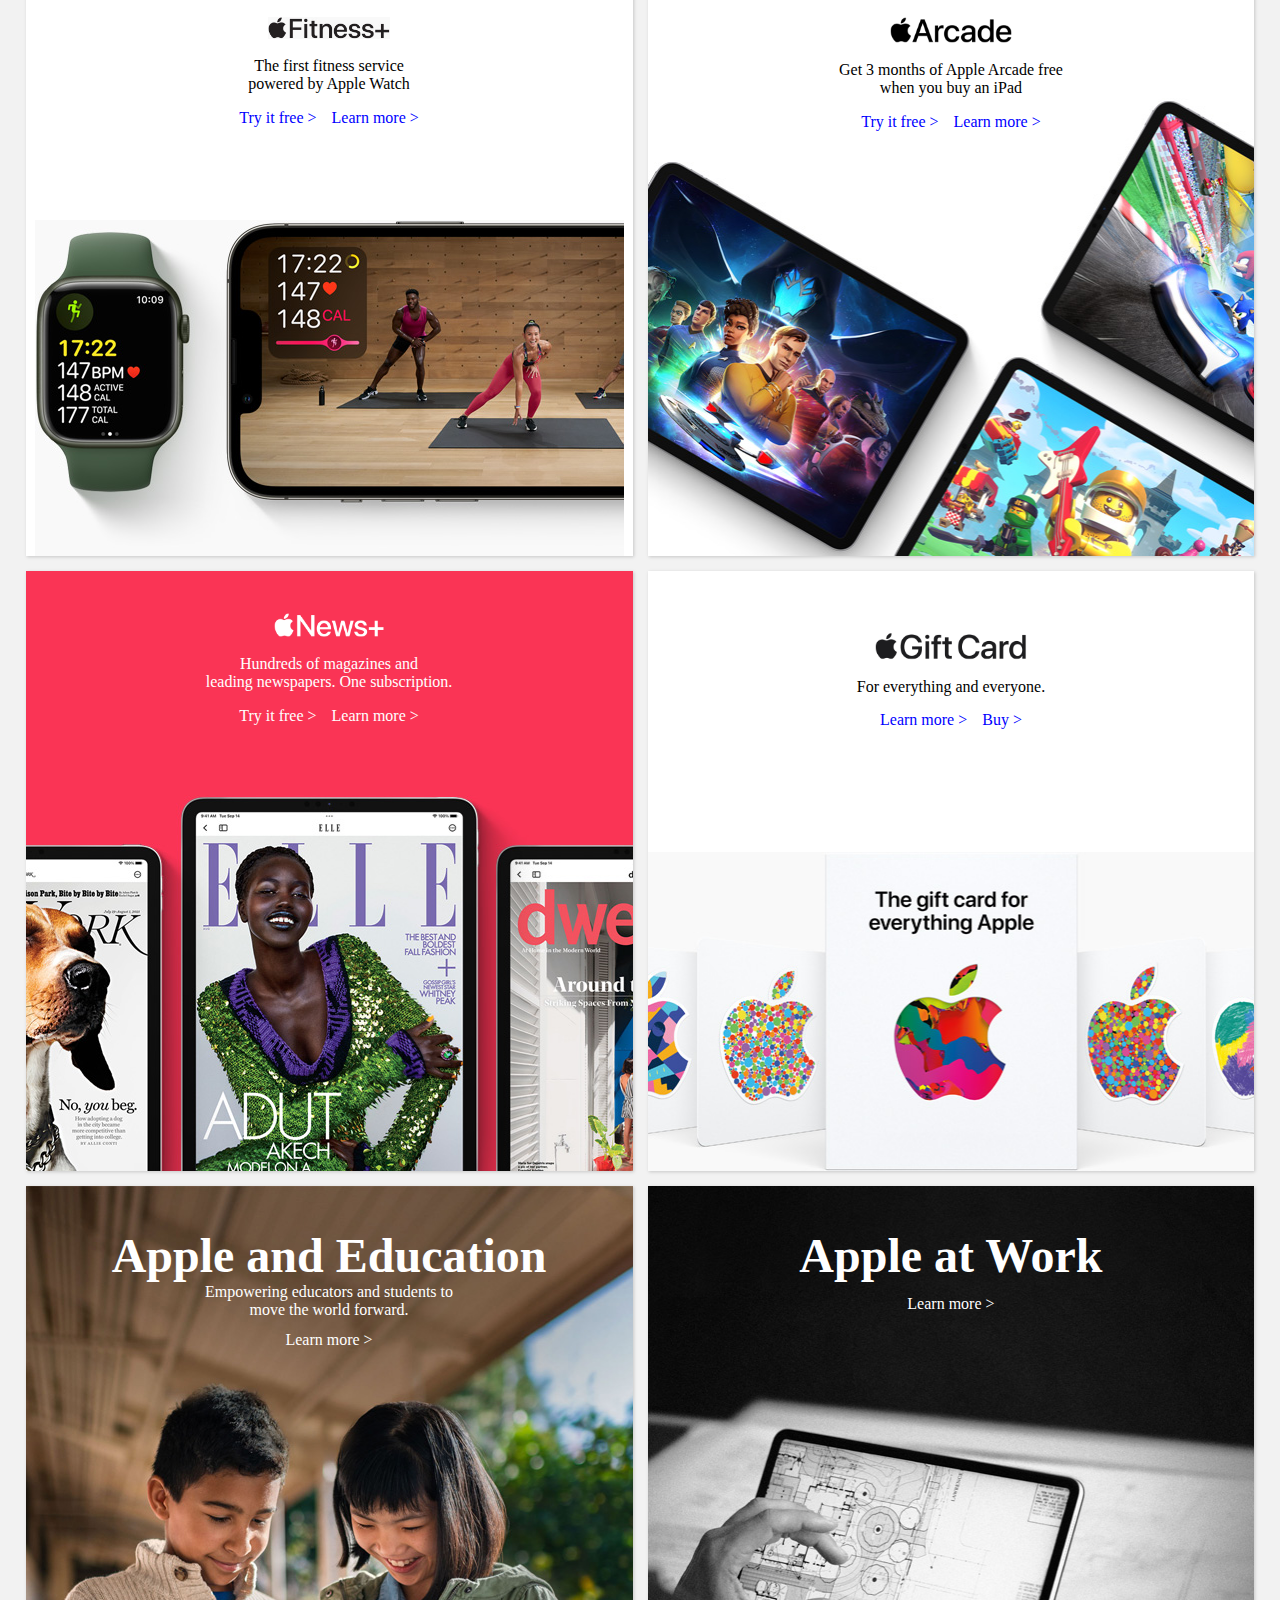
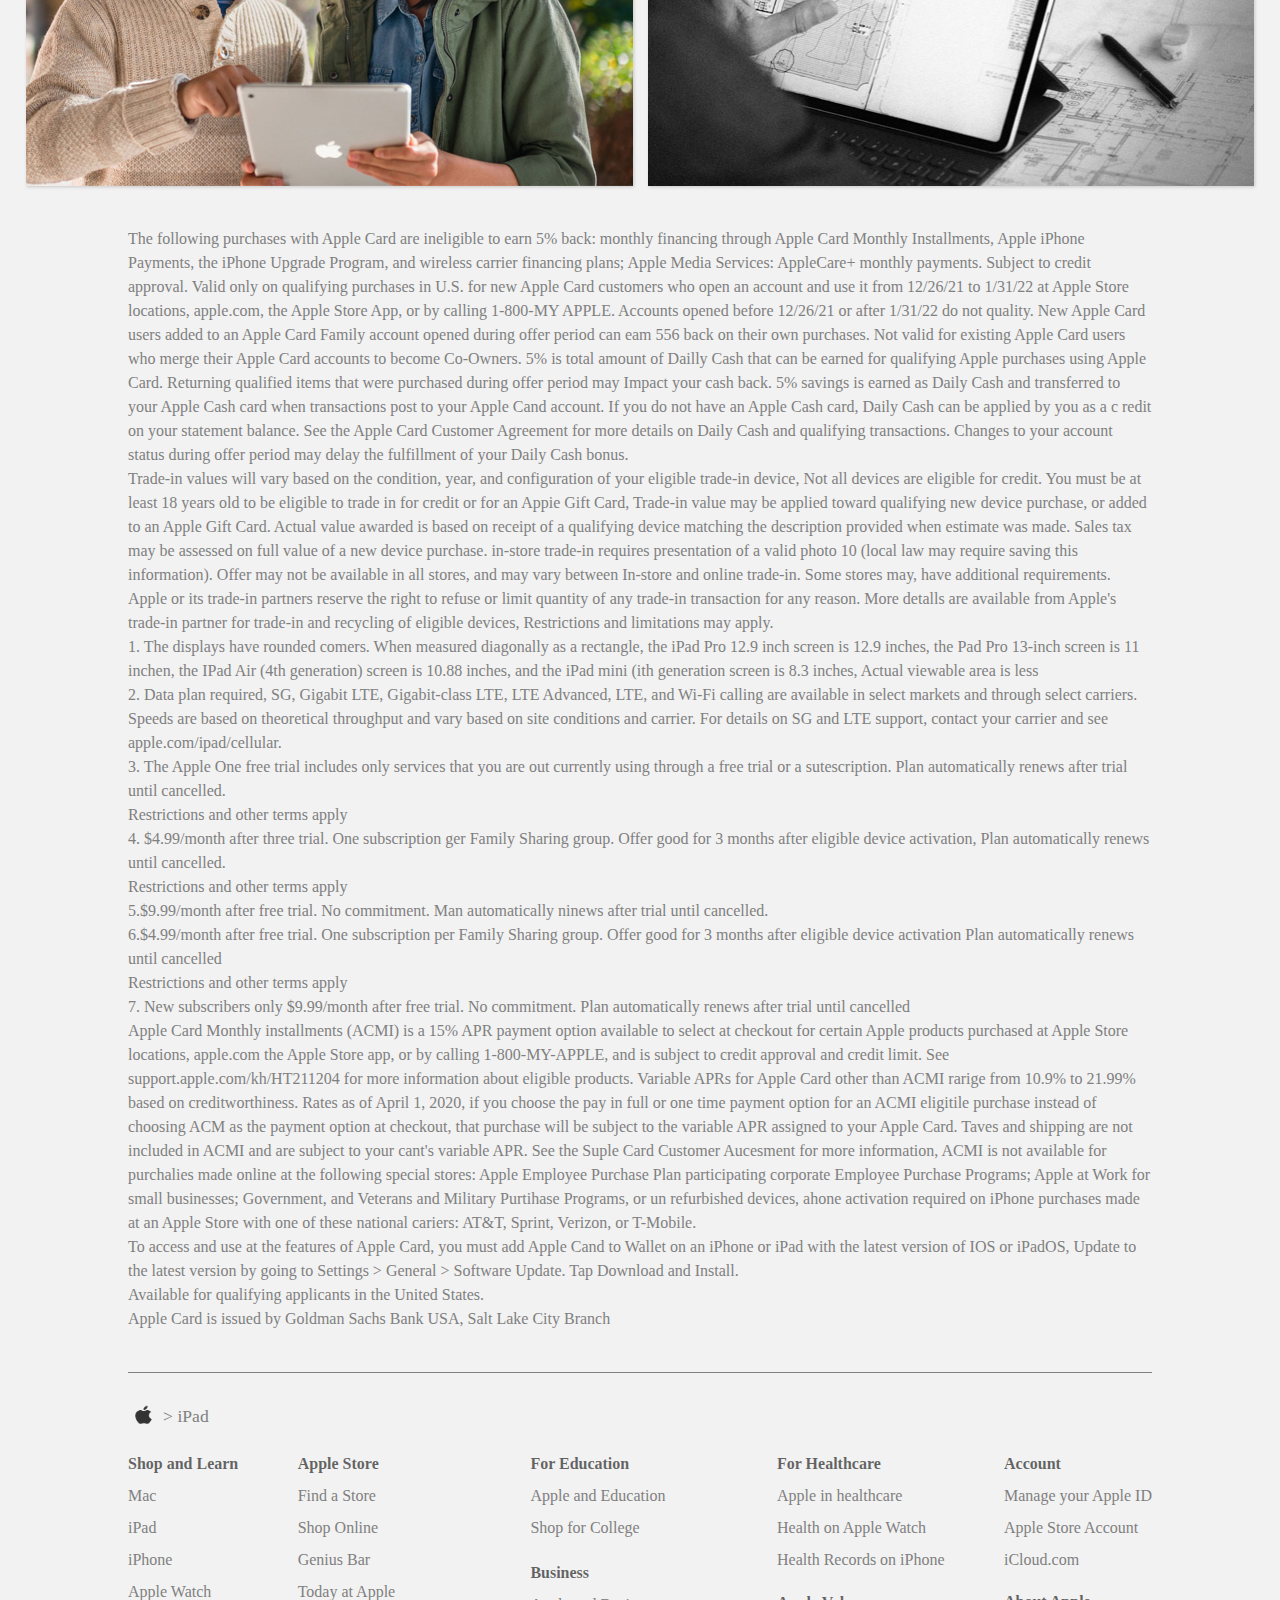
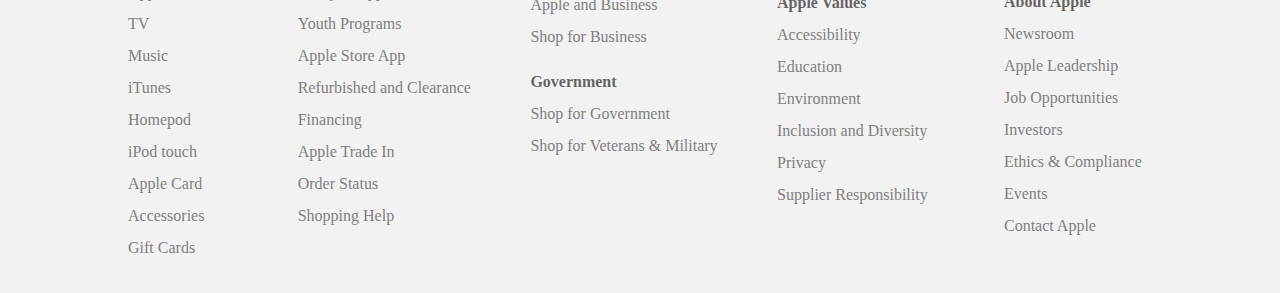
<file: ipad/ipad.html>
<!DOCTYPE html>
<html lang="en">
<head>
    <meta charset="UTF-8">
    <meta http-equiv="X-UA-Compatible" content="IE=edge">
    <meta name="viewport" content="width=device-width, initial-scale=1.0">
    <title>iPad</title>
    <link rel="stylesheet" href="style.css">
</head>
<body>
    <header>
        <nav>
            <ul>
                <li class="logo nav-icon">
                    <img class="" src="./nav/apple_logo.svg" alt="">
                </li>
                <li>Store</li>
                <li>Mac</li>
                <li>iPad</li>
                <li>iPhone</li>
                <li>Watch</li>
                <li>AirPods</li>
                <li>TV & Home</li>
                <li>Only on Apple</li>
                <li>Accessories</li>
                <li>Support</li>
                <li class="search-icon nav-icon">
                    <img class="" src="./nav/search.svg" alt="">
                </li>
                <li class="bag-icon nav-icon">
                    <img class="" src="./nav/bag_logo.svg" alt="">
                </li>
            </ul>
        </nav>

        <nav class="second-nav">
            <ul>
                <li>
                    <img src="./second-nav/ipadpro.svg" alt="">
                    <p>iPad Pro</p>
                </li>
                <li>
                    <img src="./second-nav/ipadair.svg" alt="">
                    <p>iPad Air</p>
                </li>
                <li>
                    <img src="./second-nav/ipad.svg" alt="">
                    <p>iPad </p>
                    <p class="new">New</p>
                </li>
                <li>
                    <img src="./second-nav/ipadmini.svg" alt="">
                    <p>iPad mini</p>
                    <p class="new">New</p>
                </li>
                <li>
                    <img src="./second-nav/ipad_compare.svg" alt="">
                    <p>Compare</p>
                </li>
                <li>
                    <img src="./second-nav/apple_pencil.svg" alt="">
                    <p>Apple Pencil</p>
                </li>
                <li>
                    <img src="./second-nav/keyboard.svg" alt="">
                    <p>Keyboards</p>
                </li>
                <li>
                    <img src="./second-nav/airpods.svg" alt="">
                    <p>Airpods</p>
                </li>
                <li>
                    <img src="./second-nav/accessories.svg" alt="">
                    <p>Accessories</p>
                </li>
                <li>
                    <img src="./second-nav/ipados.svg" alt="">
                    <p>iPadOS</p>
                </li>
            </ul>
        </nav>
    </header>

    <aside>
        <p>Save 5% on iPad with a new Apple Card through January 31st.
            Only at Apple. Excusions amd terms apply.*
            <a class="links" href="#"> Learn more ></a>
        </p>
    </aside>

    <main>
        <section class="section1">
            <div class="div1">
                <p class="new">New</p>
                <h1>iPad <span>mini</span> </h1>
                <h4>Mega power. <br> Mini sized.</h4>
                <p class="money">From $499</p>
                <button>Buy</button>
                <a href="#" class="links">Learn more ></a>
            </div>

        </section>
        <aside></aside>
        <section class="section2">
            <div class="div2">
                <p class="new"></p>
                <h1>iPad  </h1>
                <h4>Delightfully capable. <br> Surprisingly affordable.</h4>
                <p class="money">From $329</p>
                <button>Buy</button>
                <a href="#" class="links">Learn more ></a>
            </div>
        </section>
        <aside></aside>
        <section class="section3">
            <div class="div1">
                <h1>iPad Air </h1>
                <h4>Powerful. Colorful <br> Wonderful.</h4>
                <p class="money">From $599</p>
                <button>Buy</button>
                <a href="#" class="links">Learn more ></a>
            </div>
        </section>
        <aside></aside>
        <section class="section4">
            <div class="div2">
                <h1>iPad Pro </h1>
                <h4>The ultimate <br> iPad experience.</h4>
                <p class="money">From $799</p>
                <button>Buy</button>
                <a href="#" class="links">Learn more ></a>
            </div>
        </section>
        
        <aside></aside>

        <section class="section5">
            <div class="section5-div">
                <h1>Which iPad is right for you?</h1>

                <div class="div3">
                    <div class="">
                        <img src="./images/compare_ipad_pro.png" alt="">
                        <h3>iPad Pro </h3>
                        <p>The ultimate <br> iPad experience.</p>
                        <p class="money">From $799</p>
                        <button>Buy</button> <br>
                        <a href="#" class="links">Learn more ></a>
                    </div>
                    <div class="">
                        <img src="./images/compare_ipad_air.png" alt="">
                        <h3>iPad Air </h3>
                        <p>Powerful. Colorful <br> Wonderful.</p>
                        <p class="money">From $599</p>
                        <button>Buy</button> <br>
                        <a href="#" class="links">Learn more ></a>
                    </div>
                    <div class="">
                        <img src="./images/compare_ipad_10.png" alt="">
                        <h3>iPad </h3>
                        <p>Delightfully capable. <br> Surprisingly affordable.</p>
                        <p class="money">From $329</p>
                        <button>Buy</button> <br>
                        <a href="#" class="links">Learn more ></a>
                    </div><div class="">
                        <img src="./images/compare_ipad_mini.png" alt="">
                        <h3>iPad mini </h3>
                        <p>Mega power. <br> Mini sized.</p>
                        <p class="money">From $499</p>
                        <button>Buy</button> <br>
                        <a href="#" class="links">Learn more ></a>
                    </div>
                </div>

                <div class="section5-grid">
                    <div>
                        <h3>12.9" and 11"</h3>
                        <p>12.9" Liquid Retina XDR display <sup>1</sup> 
                            <br> 11" Liquid Retina display <sup>1</sup> 
                        </p>
                    </div>
                    <div>
                        <h3>10.9"</h3>
                        <p>
                            Liquid Retina display <sup>1</sup> 
                        </p>
                    </div>
                    <div>
                        <h3>10.2"</h3>
                        <p>
                            Retina display 
                        </p>
                    </div>
                    <div>
                        <h3>8.3"</h3>
                        <p>
                            Liquid Retina display <sup>1</sup> 
                        </p>
                    </div>

                    <div>
                        <img src="./images/compare_m1_chip.png" alt="">
                        <p>M1 chip</p>
                    </div>
                    <div>
                        <img src="./images/icon-camera7.png" alt="">
                        <p>A14 Bionic chip</p>
                    </div>
                    <div>
                        <img src="./images/icon-camera6.png" alt="">
                        <p>A13 Bionic chip</p>
                    </div>
                    <div>
                        <img src="./images/icon-camera8.png" alt="">
                        <p>A15 Bionic chip</p>
                    </div>

                    <div>
                        <img src="./images/compare_usbc_thunderbolt.png" alt="">
                        <p>USB-C connector with support <br> for Thunderbolt / USB 4</p>
                    </div>
                    <div>
                        <img src="./images/compare_usbc.png" alt="">
                        <p>USB-C connector</p>
                    </div>
                    <div>
                        <img src="./images/compare_lightning.png" alt="">
                        <p>Lightening connector</p>
                    </div>
                    <div>
                        <img src="./images/compare_usbc.png" alt="">
                        <p>USB-C connector</p>
                    </div>

                    <div>
                        <img src="./images/icon-camera5.png" alt="">
                        <p>5G cellular <sup>2</sup></p>
                    </div>
                    <div>
                        <img src="./images/icon-camera4.png" alt="">
                        <p>4G LTE cellular <sup>2</sup></p>
                    </div>
                    <div>
                        <img src="./images/icon-camera4.png" alt="">
                        <p>4G LTE cellular <sup>2</sup></p>
                    </div>
                    <div>
                        <img src="./images/icon-camera5.png" alt="">
                        <p>5G cellular <sup>2</sup></p>
                    </div>

                    <div>
                        <img src="./images/compare_pencil.png" alt="">
                        <p>Works with <br> Apple Pencil (2nd generation)</p>
                    </div>
                    <div>
                        <img src="./images/compare_pencil.png" alt="">
                        <p>Works with <br> Apple Pencil (2nd generation)</p>
                    </div>
                    <div>
                        <img src="./images/compare_pencil.png" alt="">
                        <p>Works with <br> Apple Pencil (1st generation)</p>
                    </div>
                    <div>
                        <img src="./images/compare_pencil.png" alt="">
                        <p>Works with <br> Apple Pencil (2nd generation)</p>
                    </div>

                    <div class="bottom-border">
                        <img src="./images/compare_magic_keyboard.png" alt="">
                        <p>Works with <br> Magic Keyboard and <br> Smart Keyboard Folio</p>
                    </div>
                    <div class="bottom-border">
                        <img src="./images/compare_magic_keyboard.png" alt="">
                        <p>Works with <br> Magic Keyboard and <br> Smart Keyboard Folio</p>
                    </div>
                    <div class="bottom-border">
                        <img src="./images/compare_smart_keyboard.png" alt="">
                        <p>Works with <br>  Smart Keyboard </p>
                    </div>
                    <div class="bottom-border">
                        <img src="./images/compare_bluetooth_keyboard.png" alt="">
                        <p>Works with <br> Bluetooth Keyboard </p>
                    </div>
                </div>
                <div class="flex flex-links">
                    <a href="#" class="links">Compare all iPad models ></a>
                    <a href="#" class="links margin-left">Shop iPad ></a>

                </div>

            </div>
        </section>

        <aside></aside>

        <section class="section6">
            <div class="section6-div">
                <div class="section6-small-div one">
                    <h1>
                        <!-- Save 5% on <br> iPad with a new <br> Apple Card. -->
                        <span class="pink">Save</span> <span class="purple">5%</span> <span class="blue">on</span>
                        <br> <span class="pink">ipad</span> <span class="purple">with</span> <span class="purple">a</span>
                        <span class="blue">new</span> <br> <span class="pink">Apple</span>  <span class="purple">Card</span>
                        
                    </h1>
                    <p class="money">Shop in stores or online now through <br> January 31.
                    Only at Apple. <br> Exclusions and terms apply.*</p>
                    <div class="flex flex-links">
                        <a href="#" class="links">Apply now ></a>
                        <a href="#" class="links margin-left">Learn more ></a>

                    </div>
                </div>
            
            
                <div class="section6-small-div two">
                    <h1>Trade in your current <br> iPad and get credit <br> toward a new one.</h1>
                    <p class="money">With Apple Trade in, just give us your <br> eligibleiPad and get credit for a new one. <br>
                    It's good for you and the planet.**</p>
                    <a href="#" class="links">Learn more ></a>

                </div>
            </div>
        </section>
        <section class="section7">
            <div class="flex section7-div">
                <div class="">
                    <img src="./images/icon-delivery.png" alt="">
                    <h3>Free delivery</h3>
                    <p>And free returns. See checkout <br> for delivery dates.</p>
                    <a class="links" href="#"> Learn more ></a>
                    
                </div>
                <div class="">
                    <img src="./images/icon-payment.png" alt="">
                    <h3>Pay monthly at 0% APR</h3>
                    <p>You can pay over time when you <br> choose to checkout with <br> Apple Card Monthly <br> Installments.</p>
                    <a class="links" href="#"> Learn more ></a>
                    
                </div>
                <div class="">
                    <img src="./images/icon_personalize.png" alt="">
                    <h3>Personalize it</h3>
                    <p>Engrave your iPad with your <br> name or a personal note - free. <br> Only at Apple.</p>
                    <a class="links" href="#"> Learn more ></a>
                    
                </div>
            </div>

        </section>

        <aside class="aside">
            <h1>iPad essentials</h1>
        </aside>

        <section class="section8">
            <div class="section8-div">
                <div class="grid-items item1">
                    <div class="section8-small-div">
                        <h1>Apple Pencil</h1>
                        <p class="money">Dream it up. Jot it down</p>
                        <div class="flex flex-links">
                            <a href="#" class="links">Shop ></a>
                            <a href="#" class="links margin-left">Learn more ></a>

                        </div>
                    </div>
                </div>
                <div class="grid-items item2">
                    <div class="section8-small-div down">
                        <h1>Keyboards for iPad</h1>
                        <p class="money">Keyboards that have you covered</p>
                        <div class="flex flex-links">
                            <a href="#" class="links">Shop ></a>
                            <a href="#" class="links margin-left">Learn more ></a>

                        </div>
                    </div>
                </div>
                <div class="grid-items item3">
                    <div class="section8-small-div">
                        <h1>Accessories</h1>
                        <p class="money">Explore covers, cases and more to help <br> you get the most from your iPad</p>
                        <a href="#" class="links">Shop iPad accessories ></a>
    
                    </div>
                </div>
                <div class="grid-items item4">
                    <div class="section8-small-div">
                        <h1>Magic runs <br> in the family</h1>
                        <p class="money">Explore all Airpod models and <br> find the best ones for you</p>
                        <a href="#" class="links">Learn more ></a>
    
                    </div>
                </div>
            </div>
        </section>

        <aside class="aside">
            <h1>What makes an ipad an iPad?</h1>
        </aside>

        <section class="section9">
            <div class="section9-div">
                <div class="grid-items item1">
                    <div class="section9-side-div">
                        <h1>Why iPad</h1>
                        <p class="money">Yes,it does that. <br> And then some.</p>
                        <a href="#" class="links">Learn more ></a>
    
                    </div>
                </div>
                <div class="grid-items item2">
                    <div class="section9-big-div">
                        <h1>iPadOS 15</h1>
                        <p class="moneyy">Work wonders. With ease.</p>
                        <a href="#" class="links">Learn more ></a>
    
                    </div>
                </div>
                <div class="grid-items item3">
                    <div class="section9-small-div">
                        <h1>iCloud</h1>
                        <p class="money">The best place for all your <br> photos, files and more</p>
                        <a href="#" class="links">Learn more ></a>
    
                    </div>
                </div>
                <div class="grid-items item4">
                    <div class="section9-small-div">
                        <h1>Pay</h1>
                        <p class="money">The safer way to make secure, <br> contactless purchases in stores and online.</p>
                        <a href="#" class="links">Learn more ></a>
    
                    </div>
                </div>
                
            </div>
        </section>

        <aside class="aside">
            <h1>Get more out of your iPad</h1>
        </aside>

        <section class="section10">
            <div class="section10-div">
                <div class="grid-items item1">
                    <div class="section10-small-div left">
                        <p>Today at Apple</p>
                        <h1>Virtual Sessions</h1>
                        <p class="money-10">Learn the basics of using iPad <br>
                        live with Apple Creatives</p>
                        <a href="#" class="links">Sign up ></a>
    
                    </div>
                </div>
                <div class="grid-items item2">
                    <div class="section10-small-div right">
                        <h1>iCloud</h1>
                        <p class="money-10">Bundle up to six Apple services. <br> And enjoy more for less</p>
                        <div class="flex flex-links">
                            <a href="#" class="links">Try it free ></a>
                            <a href="#" class="links margin-left">Learn more ></a>

                        </div>
                    </div>
                </div>
                <div class="grid-items item3">
                    <div class="section10-small-div">
                        <img id="tv-logo" src="../tv-home/images/apple_tv_plus.svg" alt="">
                        <p class="money">Get 3 months of Apple TV+ free <br> when you buy an iPad</p>
                        <div class="flex flex-links">
                            <a href="#" class="links">Try it free ></a>
                            <a href="#" class="links margin-left">Learn more ></a>

                        </div>
                    </div>
                </div>
                <div class="grid-items item4">
                    <div class="section10-small-div">
                        <img class="smaller" src="./images/apple_music_logo.png" alt="">
                        <p class="money">Over 75 million songs. 3 months on us</p>
                        <div class="flex flex-links">
                            <a href="#" class="links">Try it free ></a>
                            <a href="#" class="links margin-left">Learn more ></a>

                        </div>
                    </div>
                </div>
                <div class="grid-items item5">
                    <div class="section10-small-div">
                        <img src="./images/fitness-logo.jpg" alt="">
                        <p class="money">The first fitness service <br> powered by Apple Watch</p>
                        <div class="flex flex-links">
                            <a href="#" class="links">Try it free ></a>
                            <a href="#" class="links margin-left">Learn more ></a>

                        </div>
                    </div>
                </div>
                <div class="grid-items item6">
                    <div class="section10-small-div">
                        <img src="./images/apple-arcade-logo.png" alt="">
                        <p class="money">Get 3 months of Apple Arcade free <br> when you buy an iPad</p>
                        <div class="flex flex-links">
                            <a href="#" class="links">Try it free ></a>
                            <a href="#" class="links margin-left">Learn more ></a>

                        </div>
                    </div>
                </div>
                <div class="grid-items item7">
                    <div class="section10-small-div white">
                        <img class="smaller" src="./images/apple_news_plus_logo.png" alt="">
                        <p class="money">Hundreds of magazines and <br> leading newspapers. One subscription.</p>
                        <div class="flex flex-links">
                            <a href="#" class="links">Try it free ></a>
                            <a href="#" class="links margin-left">Learn more ></a>

                        </div>
                    </div>
                </div>
                <div class="grid-items item8">
                    <div class="section10-small-div">
                        <img class="bigger" src="./images/gift-card-logo.png" alt="">
                        <p class="money">For everything and everyone.</p>
                        <div class="flex flex-links">
                            <a href="#" class="links">Learn more ></a>
                            <a href="#" class="links margin-left">Buy ></a>

                        </div>
                    </div>
                </div>
                <div class="grid-items item9">
                    <div class="section10-small-div white">
                        <h1>Apple and Education</h1>
                        <p class="money">Empowering educators and students to <br> move the world forward.</p>
                        <a href="#" class="links">Learn more ></a>
    
                    </div>
                </div>
                <div class="grid-items item10">
                    <div class="section10-small-div white">
                        <h1>Apple at Work</h1>
                        <a href="#" class="links">Learn more ></a>
    
                    </div>
                </div>
            </div>
        </section>

    </main>

    <footer class="flex">

        <div class="long-text">
            <p>
                The following purchases with Apple Card are ineligible to earn 5% back: 
                monthly financing through Apple Card Monthly Installments, Apple iPhone Payments, 
                the iPhone Upgrade Program, and wireless carrier financing plans; Apple Media Services: 
                AppleCare+ monthly payments. Subject to credit approval. Valid only on qualifying 
                purchases in U.S. for new Apple Card customers who open an account and use it from 
                12/26/21 to 1/31/22 at Apple Store locations, apple.com, the Apple Store App, or by 
                calling 1-800-MY APPLE. Accounts opened before 12/26/21 or after 1/31/22 do not quality. 
                New Apple Card users added to an Apple Card Family account opened during offer period can 
                eam 556 back on their own purchases. Not valid for existing Apple Card users who merge 
                their Apple Card accounts to become Co-Owners. 5% is total amount of Dailly Cash that 
                can be earned for qualifying Apple purchases using Apple Card. Returning qualified items 
                that were purchased during offer period may Impact your cash back. 5% savings is earned 
                as Daily Cash and transferred to your Apple Cash card when transactions post to your Apple 
                Cand account. If you do not have an Apple Cash card, Daily Cash can be applied by you as a c
                redit on your statement balance. See the Apple Card Customer Agreement for more details on 
                Daily Cash and qualifying transactions. Changes to your account status during offer period 
                may delay the fulfillment of your Daily Cash bonus. <br>

                Trade-in values will vary based on the condition, year, and configuration of your eligible 
                trade-in device, Not all devices are eligible for credit. You must be at least 18 years old 
                to be eligible to trade in for credit or for an Appie Gift Card, Trade-in value may be applied 
                toward qualifying new device purchase, or added to an Apple Gift Card. Actual value awarded is 
                based on receipt of a qualifying device matching the description provided when estimate was made. 
                Sales tax may be assessed on full value of a new device purchase. in-store trade-in requires 
                presentation of a valid photo 10 (local law may require saving this information). Offer may 
                not be available in all stores, and may vary between In-store and online trade-in. Some stores 
                may, have additional requirements. Apple or its trade-in partners reserve the right to refuse 
                or limit quantity of any trade-in transaction for any reason. More detalls are available from 
                Apple's trade-in partner for trade-in and recycling of eligible devices, Restrictions and 
                limitations may apply. <br>

                1. The displays have rounded comers. When measured diagonally as a rectangle, 
                the iPad Pro 12.9 inch screen is 12.9 inches, the Pad Pro 13-inch screen is 11 
                inchen, the IPad Air (4th generation) screen is 10.88 inches, and the iPad 
                mini (ith generation screen is 8.3 inches, Actual viewable area is less <br>

                2. Data plan required, SG, Gigabit LTE, Gigabit-class LTE, LTE Advanced, LTE, 
                and Wi-Fi calling are available in select markets and through select carriers. 
                Speeds are based on theoretical throughput and vary based on site conditions and 
                carrier. For details on SG and LTE support, contact your carrier and see 
                apple.com/ipad/cellular. <br>

                3. The Apple One free trial includes only services that you are out currently 
                using through a free trial or a sutescription. Plan automatically renews after 
                trial until cancelled. <br>

                Restrictions and other terms apply <br>

                

                4. $4.99/month after three trial. One subscription ger Family Sharing group. 
                Offer good for 3 months after eligible device activation, Plan automatically 
                renews until cancelled. <br>

                 Restrictions and other terms apply <br>

                5.$9.99/month after free trial. No commitment. Man automatically ninews after 
                trial until cancelled. <br>

                6.$4.99/month after free trial. One subscription per Family Sharing group. 
                Offer good for 3 months after eligible device activation Plan automatically 
                renews until cancelled <br>

                Restrictions and other terms apply <br>

                7. New subscribers only $9.99/month after free trial. No commitment. 
                Plan automatically renews after trial until cancelled <br>

                Apple Card Monthly installments (ACMI) is a 15% APR payment option available 
                to select at checkout for certain Apple products purchased at Apple Store locations, 
                apple.com the Apple Store app, or by calling 1-800-MY-APPLE, and is subject to 
                credit approval and credit limit. See support.apple.com/kh/HT211204 for more 
                information about eligible products. Variable APRs for Apple Card other than 
                ACMI rarige from 10.9% to 21.99% based on creditworthiness. Rates as of 
                April 1, 2020, if you choose the pay in full or one time payment option for an 
                ACMI eligitile purchase instead of choosing ACM as the payment option at checkout, 
                that purchase will be subject to the variable APR assigned to your Apple Card. 
                Taves and shipping are not included in ACMI and are subject to your cant's 
                variable APR. See the Suple Card Customer Aucesment for more information, 
                ACMI is not available for purchalies made online at the following special 
                stores: Apple Employee Purchase Plan participating corporate Employee 
                Purchase Programs; Apple at Work for small businesses; Government, and 
                Veterans and Military Purtihase Programs, or un refurbished devices, ahone 
                activation required on iPhone purchases made at an Apple Store with 
                one of these national cariers: AT&T, Sprint, Verizon, or T-Mobile. <br>

                To access and use at the features of Apple Card, you must add Apple Cand 
                to Wallet on an iPhone or iPad with the latest version of IOS or iPadOS, 
                Update to the latest version by going to Settings > General > Software Update. 
                Tap Download and Install. <br>

                Available for qualifying applicants in the United States. <br>

                Apple Card is issued by Goldman Sachs Bank USA, Salt Lake City Branch
            </p>
        </div>


        <div class="flex all-accessories">
            <p> <img class="apple" src="../accessories/images/icon_apple.png" alt=""> > iPad</p>
            <div class="flex footer-list">
                <ul class="col">
                    <li class="bold">Shop and Learn</li>
                    <li>Mac</li>
                    <li>iPad</li>
                    <li>iPhone</li>
                    <li>Apple Watch</li>
                    <li>TV</li>
                    <li>Music</li>
                    <li>iTunes</li>
                    <li>Homepod</li>
                    <li>iPod touch</li>
                    <li>Apple Card</li>
                    <li>Accessories</li>
                    <li>Gift Cards</li>
                </ul>

                <ul class="col">
                    <li class="bold">Apple Store</li>
                    <li>Find a Store</li>
                    <li>Shop Online</li>
                    <li>Genius Bar</li>
                    <li>Today at Apple</li>
                    <li>Youth Programs</li>
                    <li>Apple Store App</li>
                    <li>Refurbished and Clearance</li>
                    <li>Financing</li>
                    <li>Apple Trade In</li>
                    <li>Order Status</li>
                    <li>Shopping Help</li>
                </ul>

                <div class="col">
                    <ul>
                        <li class="bold">For Education</li>
                        <li>Apple and Education</li>
                        <li>Shop for College</li>
                    </ul>
                    <ul>
                        <li class="bold col2">Business</li>
                        <li>Apple and Business</li>
                        <li>Shop for Business</li>
                    </ul>
                    <ul>
                        <li class="bold col2">Government</li>
                        <li>Shop for Government</li>
                        <li>Shop for Veterans & Military</li>
                    </ul>
                </div>

                <div class="col">
                    <ul>
                        <li class="bold">For Healthcare</li>
                        <li>Apple in healthcare</li>
                        <li>Health on Apple Watch</li>
                        <li>Health Records on iPhone</li>

                    </ul>
                    <ul>
                        <li class="bold col2">Apple Values</li>
                        <li>Accessibility</li>
                        <li>Education</li>
                        <li>Environment</li>
                        <li>Inclusion and Diversity</li>
                        <li>Privacy</li>
                        <li>Supplier Responsibility</li>
                    </ul>
                </div>

                <div class="col">
                    <ul>
                        <li class="bold">Account</li>
                        <li>Manage your Apple ID</li>
                        <li>Apple Store Account</li>
                        <li>iCloud.com</li>
                
                    </ul>
                    <ul>
                        <li class="bold col2">About Apple</li>
                        <li>Newsroom</li>
                        <li>Apple Leadership</li>
                        <li>Job Opportunities</li>
                        <li>Investors</li>
                        <li>Ethics & Compliance</li>
                        <li>Events</li>
                        <li>Contact Apple</li>
                    </ul>
                </div>
            </div>
        </div>
    </footer>

</body>
</html>
</file>
<file: accessories/style.css>
*{
    box-sizing: border-box;
    padding: 0;
    margin: 0;
}

.flex{
    display: flex;
}

.nav-icon{
    height: 20px;
    width: 3%;
    display: flex;
    justify-content: center;
    align-items: center;
}
.nav-icon img{
    width: 60%;
}

ul li{
    list-style-type: none;
}

nav ul{
    display: flex;
    justify-content: space-between;
    align-items: center;
    width: 75%;
    margin: auto;
}
nav{
    width: 100%;
    height: 60px;
    background-color: black;
    color: white;
    display: flex;
    justify-content: center;
    align-items: center;
}
.section1{
    height: 500px;
    background-color: #f2f2f2;
    background-image: url(./images/airpods-header.jpg);
    background-position: 300px;
    background-size: cover;
    background-repeat: no-repeat;
    padding: 10% 15%;
}
.new{
    color: #d96500 !important;
}
.section1 h1{
    font-size: 2.5em;
}
.section1 p{
    font-size: 1.2em;
    color: rgb(95 94 94);
    margin: 2% 0;
}
.links {
    color: blue;
    text-decoration: none;
    margin-top: 2%;
}

.section2{
    width: 40%;
    margin: 3% auto;
    display: flex;
    flex-direction: column;
    align-items: center;
    justify-content: center;
}
.section2 input{
    width: 70%;
    margin: 5% auto 0;
    line-height: 2;
    outline: none;
    border: 1px solid grey;
    border-radius: 10px;
    padding: 1% 2%;
}

.section3{
    width: 75%;
    margin: 0 auto 3%;
    color: gray;
}

.browse{
    width: 35%;
    margin: auto;
    display: flex;
    justify-content: space-between;
}

.browse span{
    padding: 0 1% 2%;

}
.browse .span1{
    border-bottom: 2px solid #06060673;
}

.section3-div{
    border-top: 2px solid #a69b9b85;
    padding: 5% 0;
    justify-content: space-between ;
}

.section3 img{
    width: 80%;
    border: 1px solid grey;
    border-radius: 50%;
    padding: 20%;
    margin-left: 7%;
}

.logos p{
    text-align: center;
    padding: 10% 0;
}

.categories{
    color: blue;
    text-align: center;
}
.plus{
    border: 1px solid blue;
    border-radius: 50%;
    padding: 1px 5px;
}

.section4 h1{
    text-align: center;
    margin-bottom: 2%;
}

.grid-container{
    display: grid;
    gap: 8px;
    width: 75%;
    margin: auto;
    grid-template-columns: 1fr 1fr 1fr;
    grid-template-rows: 1fr 1fr;

}
.grid-items{
    border-radius: 10px;
    background-color: #f2f2f2;
    height: 570px;
    padding: 20% 5%;
}
.grid-item2{
    grid-column: 2 / span 2;
    grid-row: 1;
    padding: 0 5%;

}

.section4 img{
    width: 100%;
}

.description{
    width: 75%;
    margin: 2% auto;
    display: flex;
    text-align: center;
    justify-content: center;
    align-items: center;
    flex-direction: column;
}

.grid-item2 h4{
    margin: 0% auto;
    
}
.grid-item2 .price{
    margin: 5% auto !important;
    
}
.section4 h4, .section6 h4{
    margin: 4% auto;

}
.section4 .price, .section6 .price{
    margin: 10% auto;
    color: grey;
}
.middle-links {
    display: flex;
    align-items: center;
    justify-content: center;
    margin: 2% 0;
}

.section5{
    width: 75%;
    margin: auto auto 5%;
    height: 500px;
    display: flex;
    flex-direction: column;
    padding-left: 10%;
    justify-content: center;
    background-color: #f9f1f9;
    background-size: contain;
    background-repeat: no-repeat;
    background-position: right;
    background-image: url(./images/apple-valentines-day-accessories.png);
}
.section5 h1{
    color: purple;
    font-size: 2.5em;
}
.section5 p{
    margin: 2% 0;
}

.section6{
    width: 75%;
    margin: auto;
}
.section6 .flex{
    justify-content: space-between;

}

.section6-div{
    height: 570px;
    margin: 0 4px;
    background-color: #f2f2f2;
    border-radius: 10px;
    width: 33%;
    padding: 10% 5%;
}

.section6 img{
    width: 100%;
}

.section7{
    display: flex;
    flex-direction: column;
    align-items: center;
    text-align: center;
    height: 500px;
    width: 75%;
    margin: 3% auto;
    padding: 2% 0;
    background-color: #f2f2f2;
    background-size: contain;
    background-repeat: no-repeat;
    background-position: bottom;
    background-image: url(./images/homepod-mini-accessories.jpg);
}

.section7 h1{
    font-size: 2.5em;
    padding: 2%;
}

.section7 p{
    color: gray;
    padding-top: 2px;
}

footer{
    background-color: #f2f2f2;
    width: 100%;
    padding: 0% 10%;
    align-items: center;
    justify-content: center;
    flex-direction: column;
    color: grey;
}

.footer{
    height: 300px;
    align-items: center;
    text-align: center;
    margin: 2% 0;
    justify-content: space-between;
}

.footer-div{
    width: 30%;
}
.footer-div img{
    width: 30%;
    height: 100px;
}
.footer-div h3{
    margin: 5% 0;
    color: #00000099;
}
.footer-div p{
    margin-bottom: 5%;
}

.footer-list{
    width: 100%;
    margin: 2% 0;
    justify-content: space-between;
}

.bold {
    font-weight: 900;
    color: #00000099;
}

.long-text{
    border-bottom: 1px solid gray;
    border-top: 1px solid gray;
    padding: 2% 0;
    line-height: 1.5;
    margin-bottom: 2%;
}

.all-accessories{
    flex-direction: column;
    justify-content: center;
    height: 500px;
    width: 100%;
}
.all-accessories li{
    line-height: 2;
}
.all-accessories p{
    font-weight: 500;
    font-size: 1.1em;
    color: grey;
}
.apple{
    width: 3%;
    height: 28px;
    margin-bottom: -0.8%;
}

.col2{
    margin-top: 7%;
}
</file>
<file: ipad/style.css>
*{
    box-sizing: border-box;
    padding: 0;
    margin: 0;
}

.flex{
    display: flex;
}
.flex-links{
    padding-top: 2%;
}
.margin-left{
    margin-left: 15px;
}

.nav-icon{
    height: 20px;
    width: 3%;
    display: flex;
    justify-content: center;
    align-items: center;
}
.nav-icon img{
    width: 60%;
}

ul li{
    list-style-type: none;
}

nav ul{
    display: flex;
    justify-content: space-between;
    align-items: center;
    width: 75%;
    margin: auto;
}
nav{
    width: 100%;
    height: 60px;
    background-color: black;
    color: white;
    display: flex;
    justify-content: center;
    align-items: center;
}

.second-nav{
    width: 100%;
    height: 100px;
    background-color: #e8e7eb47;
    color: black;
    display: flex;
    justify-content: center;
    align-items: center;
}

.second-nav li{
    width: 10%;
    height: 90px;
    display: flex;
    flex-direction: column;
    justify-content: center;
    align-items: center;

}

.second-nav img{
    width: 100%;
    height: 50px;
}

.new{
    color: #d96500 !important;
}

.links {
    color: blue;
    text-decoration: none;
    margin-top: 2%;
}

aside{
    background-color: #f2f2f2;
    padding: 1%;
    display: flex;
    justify-content: center;
    align-items: center;
}
.aside{
    padding: 5%;
}

.section1{
    height: 500px;
    background-image: url(./images/ipad_mini.jpg);
    background-size: contain;
    background-repeat: no-repeat;
    background-position: 75%;
    background-color: #fff;
    padding: 5% 10%;
    margin: 10% 0 0 ;
    
}
button{
    padding: 4% 6%;
    color: #fff;
    background-color: blue;
    margin-bottom: 5%;
    border-radius: 50px;
    outline: none;
    border: none;
}

.div1{
    display: flex;
    width: 30%;
    flex-direction: column;
    justify-content: center;
    align-items: center;
    text-align: center;
    margin: auto 5% auto 15%;
}

.div2{
    display: flex;
    width: 30%;
    flex-direction: column;
    justify-content: center;
    align-items: center;
    text-align: center;
    margin: auto 5% auto 35%;
}

h1{
    font-size: 3em;
}
.div1 .money, .div2 .money{
    margin: 5% 0;
}
.div1 span{
    font-family: cursive;
}

.section2{
    height: 600px;
    background-image: url(./images/ipad_10.jpg);
    background-size: contain;
    background-repeat: no-repeat;
    background-position: 25%;
    background-color: #fff;
    padding: 5% 10%;
    justify-content: center;
    align-items: center;
    display: flex;
    /* margin: 10% 0 0 ; */
}

.section3{
    height: 500px;
    background-image: url(./images/ipad_air.jpg);
    background-size: contain;
    background-repeat: no-repeat;
    background-position: 75%;
    background-color: #fff;
    padding: 5% 10%;
    margin: 5% 0 ;
    align-items: center;
    display: flex;
}

.section4{
    height: 500px;
    background-image: url(./images/ipad_pro_hero.jpg);
    background-size: contain;
    background-repeat: no-repeat;
    background-position: 100%;
    background-color: #fff;
    padding: 5% 10%;
    margin: 5% 0  ;
   
}

.section5{
    height: fit-content;
    width: 100%;
    background-color: #f2f2f2;
}
.section5-div{
    background-color: #fff;
    height: 100%;
    padding: 5%;
    margin: 0 2%;
    align-items: center;
    display: flex;
    flex-direction: column;
}

.div3{
    display: flex;
    justify-content: space-between;
    width: 80%;
    margin: 2% auto;
    align-items: baseline;
}
.div3 div{
    text-align: center;
    border-bottom: 2px solid #80808030;
    padding: 2% 0;
    width: 20%;
}
.div3 img{
    margin-bottom: 15%;
}
.div3 p, .div3 h4{
    margin: 5% 0;
}

.section5-grid{
    display: grid;
    width: 80%;
    gap: 15px;
    grid-template-columns: 1fr 1fr 1fr 1fr;
    grid-template-rows:  1fr 1fr 1fr 1fr 1fr 1fr;
    margin-bottom: 4%;
}

.section5-grid div{
    /* border: 1px solid; */
    width: 100%;
    height: 120px;
    display: flex;
    flex-direction: column;
    align-items: center;
    justify-content: center;
    text-align: center;
}

.section5-grid p{
    margin-top: 5%;
}

.bottom-border{
    border-bottom: 2px solid #80808047;
    height: 170px !important;
    padding: 30px 0 70px;
}


.section6, .section8, .section9, .section10 {
    background-color: #f2f2f2;
    width: 100%;
    padding: 0 2%;
    /* margin: 0 auto; */

}
.section6-div{
    display: grid;
    gap: 15px;
    grid-template-columns: 1fr 1fr;
    grid-template-rows: 1fr;
}
.section6-small-div{
    height: 700px;
    width: 100%;
    background-color: #fff;
    padding: 5% 0% 0;
    display: flex;
    align-items: center;
    text-align: center;
    flex-direction: column;
}

.section6-small-div .img1{
    width: 95%;
    height: 400px;
}

.section6-small-div .img2{
    width: 60%;
    height: 450px;
}
.section6 .money{
    margin: 2% 0;
}

.one{
    background-image: url(./images/apple_card.jpg);
    background-size: contain;
    background-repeat: no-repeat;
    background-position: bottom;
}
.two{
    background-image: url(./images/trade_in.jpg);
    background-size: auto;
    background-repeat: no-repeat;
    background-position: bottom;
}

.section7{
    background-color: #f2f2f2;
    width: 100%;
    padding: 0% 10%;
    align-items: center;
    justify-content: center;
    flex-direction: column;
    color: grey;
}

.section7-div{
    height: 350px;
    align-items: center;
    text-align: center;
    padding: 5% 0;
    justify-content: space-between;
}

.section7-div div{
    width: 30%;
}
.section7-div img{
    width: 25%;
    height: 100px;
}
.section7-div h3{
    margin: 5% 0;
    color: #00000099;
}
.section7-div p{
    margin-bottom: 5%;
}

.section8-div{
    display: grid;
    gap: 15px;
    grid-template-columns: 1fr 1fr;
    grid-template-rows: 1fr 1fr;
}

.section9-div{
    display: grid;
    gap: 15px;
    grid-template-columns: 1fr 1fr;
    grid-template-rows: 1fr 1fr;
}

.section9-div .item1, .section9-div .item2{
    grid-column: 1 / span 2;
}

.grid-items{
    background-color: #fff;
    height: 600px;
    background-size: auto;
    background-repeat: no-repeat;
    box-shadow: 1px 1px 3px 0px #8080805c;
}

.section8-small-div{
    width: 100%;
    padding: 15% 0% 0;
    display: flex;
    align-items: center;
    text-align: center;
    flex-direction: column;
}
.down{
    padding: 55% 0% 5%;

}


.section8-div .item1{
    background-image: url(./images/apple_pencil.jpg);
    background-position: bottom;
}
.section8-div .item2{
    background-image: url(./images/smart_keyboard_folio.jpg);
    background-position: top;
}
.section8-div .item3{
    background-image: url(./images/accessories.jpg);
    background-position: bottom;
}
.section8-div .item4{
    background-image: url(./images/airpods.jpg);
    background-position: 50% 90%;
}
.section9-div .item1{
    background-image: url(./images/why_ipad.jpg);
    background-position: 25% bottom;
}
.section9-div .item2{
    background-image: url(./images/fitness.jpg);
    background-position: 50% 90%;
}
.section9-div .item3{
    background-image: url(./images/icloud.jpg);
    background-position: 50% 90%;
}
.section9-div .item4{
    background-image: url(./images/apple_pay.jpg);
    background-position: 50% 90%;
}

.section9-small-div{
    width: 100%;
    padding: 15% 0% 0;
    display: flex;
    align-items: center;
    text-align: center;
    flex-direction: column;
}
.section9-big-div{
    width: 100%;
    padding: 5% 0% 0;
    display: flex;
    align-items: center;
    text-align: center;
    flex-direction: column;
}
.section9-side-div{
    width: 100%;
    padding: 17% 5% 0 50%;
    display: flex;
    align-items: center;
    text-align: center;
    flex-direction: column;
}
.section8 .money, .section9 .money, .money-10{
    margin: 2% 0 0;
}
.moneyy{
    margin: 1% 0 0;
}


.section10-div{
    display: grid;
    gap: 15px;
    grid-template-columns: 1fr 1fr;
    grid-template-rows: 1fr 1fr;
}

.section10-div .item1, .section10-div .item2{
    grid-column: 1 / span 2;
}

.section10-div .item1{
    background-image: url(./images/taa_virtual_sessions.jpg);
    background-position: right;
}
.section10-div .item2{
    background-image: url(./images/bundle.jpg);
    background-position: 25%;
}
.section10-div .item3{
    background-image: url(./images/apple_music.jpg);
    background-position: bottom;
}
.section10-div .item4{
    background-image: url(./images/apple_music.jpg);
    background-position: bottom;
}
.section10-div .item5{
    background-image: url(./images/fitness.jpg);
    background-position: bottom;
}
.section10-div .item6{
    background-image: url(./images/apple_arcade.jpg);
    background-position: bottom;
}
.section10-div .item7{
    background-image: url(./images/apple_news_plus.jpg);
    background-position: bottom;
    background-size: cover;

}
.section10-div .item8{
    background-image: url(./images/gift-card.jpg);
    background-position: bottom;
}
.section10-div .item9{
    background-image: url(./images/ipad_for_education.jpg);
    background-position: bottom;
    background-size: cover;

}
.section10-div .item10{
    background-image: url(./images/ipad_for_work.jpg);
    background-position: bottom;
    background-size: cover;

}

.section10-small-div{
    width: 100%;
    padding: 10% 0% 0;
    display: flex;
    align-items: center;
    text-align: center;
    flex-direction: column;
}
.left{
    padding: 15% 60% 0 5%;

}
.right{
    padding: 15% 5% 0 50%;

}
.white{
    color: #fff ;
    padding: 7% 0% 0;

}
.white a{
    color: #fff;
}

.section10-small-div img{
    width: 20%;
    margin-bottom: 3%;
}
.smaller{
    width: 18% !important;
}
.bigger{
    width: 25% !important;
}
#tv-logo{
    width: 12% ;
    height: 80px;
    margin-top: -7%;
    margin-bottom: 2%;

}

.pink{
    color: #f39aaa;

}
.purple{
    color: #c091c0f2;

}
.blue{
    color: #8585d4;

}


footer{
    background-color: #f2f2f2;
    width: 100%;
    padding: 0% 10%;
    align-items: center;
    justify-content: center;
    flex-direction: column;
    color: grey;
} 

.footer-list{
    width: 100%;
    margin: 2% 0;
    justify-content: space-between;
}

.bold {
    font-weight: 900;
    color: #00000099;
}

.long-text{
    border-bottom: 1px solid gray;
    padding: 4% 0;
    line-height: 1.5;
    margin-bottom: 2%;
}

.all-accessories{
    flex-direction: column;
    justify-content: center;
    height: 500px;
    width: 100%;
}
.all-accessories li{
    line-height: 2;
}
.all-accessories p{
    font-weight: 500;
    font-size: 1.1em;
    color: grey;
}
.apple{
    width: 3%;
    height: 28px;
    margin-bottom: -0.8%;
}

.col2{
    margin-top: 7%;
}
</file>
